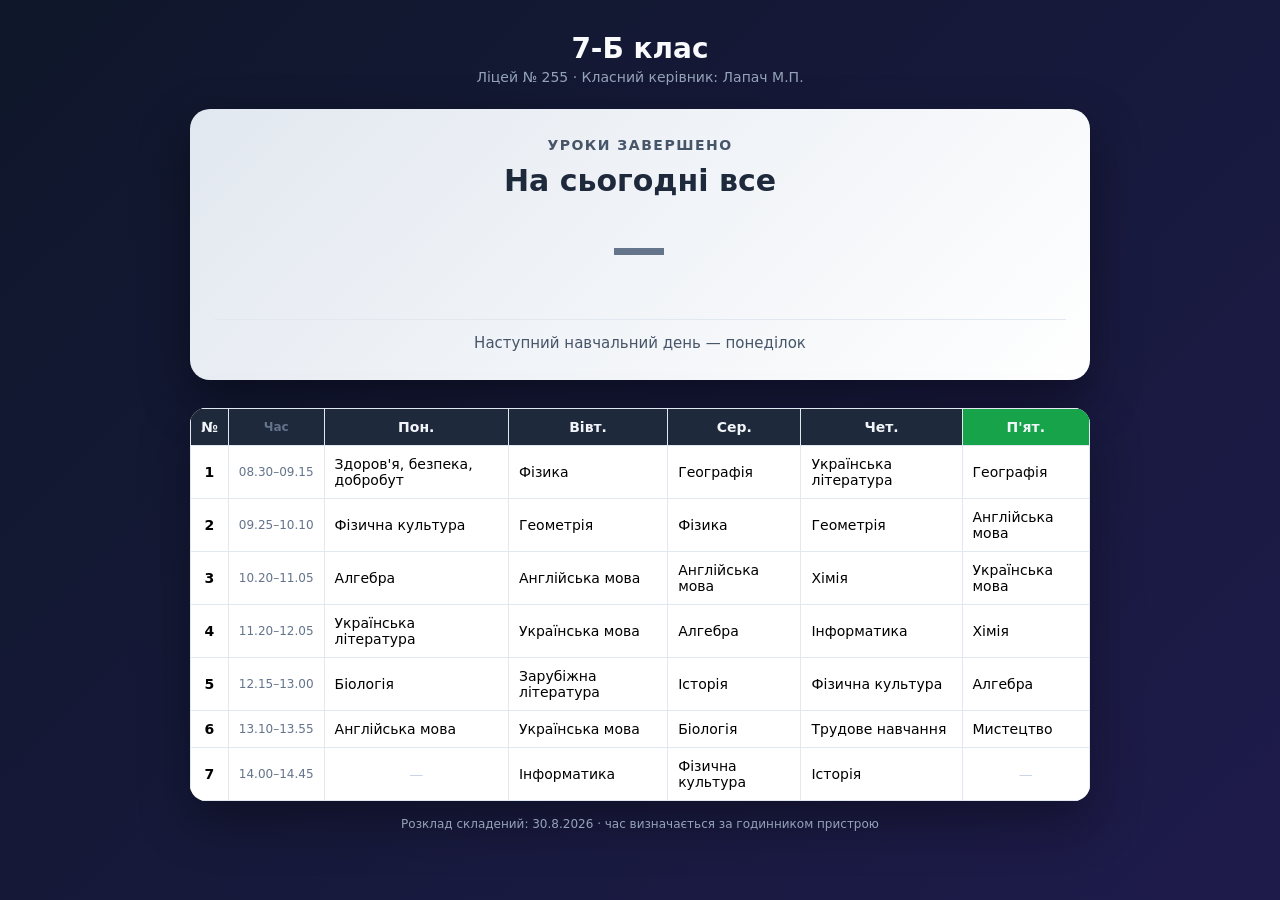
<file: index.html>
<!DOCTYPE html>
<html lang="uk">
<head>
<meta charset="UTF-8">
<title>Розклад 7Б — поточний урок</title>
<style>
  *{box-sizing:border-box;}
  body{
    font-family:'Segoe UI', system-ui, -apple-system, sans-serif;
    margin:0;
    padding:32px 16px;
    display:flex;
    justify-content:center;
    background:linear-gradient(135deg,#0f172a,#1e1b4b);
    min-height:100vh;
  }
  .wrap{max-width:900px;width:100%;}
  h1{
    text-align:center;
    margin:0 0 4px;
    font-size:28px;
    color:#f8fafc;
  }
  p.sub{
    text-align:center;
    margin:0 0 24px;
    color:#94a3b8;
    font-size:14px;
  }

  /* ---------- статус-карточка ---------- */
  .status-card{
    background:#fff;
    border-radius:20px;
    padding:28px 24px;
    text-align:center;
    box-shadow:0 20px 50px rgba(0,0,0,0.4);
    margin-bottom:28px;
  }
  .status-card.lesson{
    background:linear-gradient(135deg,#dcfce7,#ffffff);
  }
  .status-card.break{
    background:linear-gradient(135deg,#fef3c7,#ffffff);
  }
  .status-card.done, .status-card.weekend, .status-card.before{
    background:linear-gradient(135deg,#e2e8f0,#ffffff);
  }
  .state-label{
    font-size:14px;
    font-weight:700;
    text-transform:uppercase;
    letter-spacing:1.5px;
    margin-bottom:10px;
  }
  .state-label.lesson{color:#166534;}
  .state-label.break{color:#b45309;}
  .state-label.done, .state-label.weekend, .state-label.before{color:#475569;}

  .lesson-name{
    font-size:30px;
    font-weight:700;
    color:#1e293b;
    margin:0 0 14px;
    min-height:38px;
  }

  .timer{
    font-size:56px;
    font-weight:800;
    font-variant-numeric:tabular-nums;
    letter-spacing:2px;
    margin:0 0 6px;
  }
  .timer.lesson{color:#16a34a;}
  .timer.break{color:#d97706;}
  .timer.neutral{color:#64748b;}

  .timer-caption{
    font-size:13px;
    color:#64748b;
    margin-bottom:18px;
  }

  .next-info{
    font-size:15px;
    color:#475569;
    border-top:1px solid #e2e8f0;
    padding-top:14px;
  }
  .next-info b{color:#1e293b;}

  /* ---------- таблица ---------- */
  .card{
    background:#fff;
    border-radius:16px;
    overflow:hidden;
    box-shadow:0 20px 50px rgba(0,0,0,0.35);
  }
  table{
    width:100%;
    border-collapse:collapse;
    font-size:14px;
  }
  th, td{
    border:1px solid #e2e8f0;
    padding:10px 10px;
    text-align:left;
  }
  th{
    background:#1e293b;
    color:#f1f5f9;
    text-align:center;
    font-weight:600;
  }
  td:first-child, th:first-child{
    text-align:center;
    font-weight:700;
    width:36px;
  }
  td.time, th:nth-child(2){
    text-align:center;
    color:#64748b;
    font-size:12px;
    white-space:nowrap;
    width:85px;
  }
  .empty{text-align:center;color:#cbd5e1;}

  tr.current-row{background:#dcfce7;}
  tr.current-row td:first-child,
  tr.current-row td.time{
    background:#16a34a;
    color:#fff;
    font-weight:700;
  }
  td.current-cell{
    background:#22c55e !important;
    color:#fff;
    font-weight:700;
    border-left:4px solid #166534;
    border-right:4px solid #166534;
  }
  th.current-day{background:#16a34a;}

  tr.break-row{background:#fef3c7;}
  tr.break-row td:first-child,
  tr.break-row td.time{
    background:#d97706;
    color:#fff;
    font-weight:700;
  }
  td.next-cell{
    background:#f59e0b !important;
    color:#fff;
    font-weight:700;
  }

  .footer{
    text-align:center;
    color:#94a3b8;
    font-size:12px;
    margin-top:16px;
  }
</style>
</head>
<body>
<div class="wrap">
  <h1>7-Б клас</h1>
  <p class="sub">Ліцей № 255 · Класний керівник: Лапач М.П.</p>

  <div class="status-card" id="statusCard">
    <div class="state-label" id="stateLabel">—</div>
    <div class="lesson-name" id="lessonName">—</div>
    <div class="timer neutral" id="timer">--:--</div>
    <div class="timer-caption" id="timerCaption">&nbsp;</div>
    <div class="next-info" id="nextInfo">&nbsp;</div>
  </div>

  <div class="card">
    <table id="schedule">
      <tr>
        <th>№</th>
        <th>Час</th>
        <th data-day="1">Пон.</th>
        <th data-day="2">Вівт.</th>
        <th data-day="3">Сер.</th>
        <th data-day="4">Чет.</th>
        <th data-day="5">П'ят.</th>
      </tr>
      <tr data-start="08:30" data-end="09:15">
        <td>1</td>
        <td class="time">08.30–09.15</td>
        <td>Здоров'я, безпека, добробут</td>
        <td>Фізика</td>
        <td>Географія</td>
        <td>Українська література</td>
        <td>Географія</td>
      </tr>
      <tr data-start="09:25" data-end="10:10">
        <td>2</td>
        <td class="time">09.25–10.10</td>
        <td>Фізична культура</td>
        <td>Геометрія</td>
        <td>Фізика</td>
        <td>Геометрія</td>
        <td>Англійська мова</td>
      </tr>
      <tr data-start="10:20" data-end="11:05">
        <td>3</td>
        <td class="time">10.20–11.05</td>
        <td>Алгебра</td>
        <td>Англійська мова</td>
        <td>Англійська мова</td>
        <td>Хімія</td>
        <td>Українська мова</td>
      </tr>
      <tr data-start="11:20" data-end="12:05">
        <td>4</td>
        <td class="time">11.20–12.05</td>
        <td>Українська література</td>
        <td>Українська мова</td>
        <td>Алгебра</td>
        <td>Інформатика</td>
        <td>Хімія</td>
      </tr>
      <tr data-start="12:15" data-end="13:00">
        <td>5</td>
        <td class="time">12.15–13.00</td>
        <td>Біологія</td>
        <td>Зарубіжна література</td>
        <td>Історія</td>
        <td>Фізична культура</td>
        <td>Алгебра</td>
      </tr>
      <tr data-start="13:10" data-end="13:55">
        <td>6</td>
        <td class="time">13.10–13.55</td>
        <td>Англійська мова</td>
        <td>Українська мова</td>
        <td>Біологія</td>
        <td>Трудове навчання</td>
        <td>Мистецтво</td>
      </tr>
      <tr data-start="14:00" data-end="14:45">
        <td>7</td>
        <td class="time">14.00–14.45</td>
        <td class="empty">—</td>
        <td>Інформатика</td>
        <td>Фізична культура</td>
        <td>Історія</td>
        <td class="empty">—</td>
      </tr>
    </table>
  </div>

  <div class="footer">Розклад складений: 30.8.2026 · час визначається за годинником пристрою</div>
</div>

<script>
function toMinutes(hhmm){
  const [h,m] = hhmm.split(':').map(Number);
  return h*60+m;
}
function fmt(mins){
  const h = Math.floor(mins/60);
  const m = mins%60;
  return (h>0 ? h+' год ' : '') + m + ' хв';
}
function fmtClock(totalSeconds){
  const m = Math.floor(totalSeconds/60);
  const s = totalSeconds%60;
  return String(m).padStart(2,'0') + ':' + String(s).padStart(2,'0');
}

function update(){
  const now = new Date();
  const jsDay = now.getDay(); // 0=вс..6=сб
  const nowSeconds = now.getHours()*3600 + now.getMinutes()*60 + now.getSeconds();
  const nowMinutes = Math.floor(nowSeconds/60);

  const rows = Array.from(document.querySelectorAll('#schedule tr[data-start]'));
  const headers = document.querySelectorAll('#schedule th[data-day]');

  headers.forEach(th => th.classList.remove('current-day'));
  rows.forEach(tr => {
    tr.classList.remove('current-row','break-row');
    tr.querySelectorAll('td').forEach(td => td.classList.remove('current-cell','next-cell'));
  });

  const card = document.getElementById('statusCard');
  const stateLabel = document.getElementById('stateLabel');
  const lessonName = document.getElementById('lessonName');
  const timer = document.getElementById('timer');
  const timerCaption = document.getElementById('timerCaption');
  const nextInfo = document.getElementById('nextInfo');

  card.className = 'status-card';
  timer.className = 'timer';

  function lessonAt(rowIndex, dayIndex){
    if(rowIndex < 0 || rowIndex >= rows.length) return null;
    const cell = rows[rowIndex].children[dayIndex+1];
    return cell ? cell.textContent.trim() : null;
  }

  if(jsDay < 1 || jsDay > 5){
    card.classList.add('weekend');
    stateLabel.className = 'state-label weekend';
    stateLabel.textContent = 'Вихідний';
    lessonName.textContent = 'Уроків немає';
    timer.classList.add('neutral');
    timer.textContent = '—';
    timerCaption.innerHTML = '&nbsp;';
    nextInfo.innerHTML = 'Наступний навчальний день — понеділок';
    return;
  }

  headers[jsDay-1] && headers[jsDay-1].classList.add('current-day');

  let matchedIdx = -1;
  let nextIdx = -1;
  rows.forEach((tr, i) => {
    const start = toMinutes(tr.dataset.start);
    const end = toMinutes(tr.dataset.end);
    if(nowMinutes >= start && nowMinutes < end) matchedIdx = i;
    if(nowMinutes < start && nextIdx === -1) nextIdx = i;
  });

  if(matchedIdx !== -1){
    // идёт урок
    const tr = rows[matchedIdx];
    tr.classList.add('current-row');
    const dayCell = tr.children[jsDay+1];
    dayCell && dayCell.classList.add('current-cell');

    const endSeconds = toMinutes(tr.dataset.end)*60;
    const remaining = endSeconds - nowSeconds;

    card.classList.add('lesson');
    stateLabel.className = 'state-label lesson';
    stateLabel.textContent = 'Триває урок';
    lessonName.textContent = dayCell ? dayCell.textContent.trim() : '—';
    timer.classList.add('lesson');
    timer.textContent = fmtClock(remaining);
    timerCaption.textContent = 'до кінця уроку';

    // что дальше — перерыв или следующий урок
    const nextTr = rows[matchedIdx+1];
    if(nextTr){
      const gapMin = toMinutes(nextTr.dataset.start) - toMinutes(tr.dataset.end);
      const nextName = lessonAt(matchedIdx+1, jsDay);
      nextTr.classList.add('break-row');
      const nextCell = nextTr.children[jsDay+1];
      nextCell && nextCell.classList.add('next-cell');
      nextInfo.innerHTML = 'Далі: перерва ' + gapMin + ' хв' + (nextName && nextName !== '—' ? ', потім <b>' + nextName + '</b>' : '');
    } else {
      nextInfo.innerHTML = 'Це останній урок на сьогодні';
    }

  } else if(nextIdx !== -1){
    // перерыв или ещё не начались уроки
    const tr = rows[nextIdx];
    const startSeconds = toMinutes(tr.dataset.start)*60;
    const remaining = startSeconds - nowSeconds;
    const dayCell = tr.children[jsDay+1];
    const nextName = dayCell ? dayCell.textContent.trim() : '—';

    tr.classList.add('break-row');
    dayCell && dayCell.classList.add('next-cell');

    const isBeforeFirst = nextIdx === 0 && (toMinutes('08:30') - nowMinutes) === (toMinutes(tr.dataset.start) - nowMinutes) && nowMinutes < toMinutes(rows[0].dataset.start) && matchedIdx === -1 && nextIdx === 0 && nowMinutes < toMinutes('08:30');

    card.classList.add('break');
    stateLabel.className = 'state-label break';
    stateLabel.textContent = nextIdx === 0 ? 'До початку занять' : 'Перерва';
    lessonName.textContent = (nextName && nextName !== '—') ? nextName : 'наступний урок';
    timer.classList.add('break');
    timer.textContent = fmtClock(remaining);
    timerCaption.textContent = nextIdx === 0 ? 'до 1-го уроку' : 'до наступного уроку';
    nextInfo.innerHTML = 'Далі: <b>' + ((nextName && nextName !== '—') ? nextName : '—') + '</b> о ' + tr.dataset.start;

  } else {
    // уроки закончились
    card.classList.add('done');
    stateLabel.className = 'state-label done';
    stateLabel.textContent = 'Уроки завершено';
    lessonName.textContent = 'На сьогодні все';
    timer.classList.add('neutral');
    timer.textContent = '—';
    timerCaption.innerHTML = '&nbsp;';
    nextInfo.innerHTML = 'Наступний навчальний день — ' + (jsDay === 5 ? 'понеділок' : 'завтра');
  }
}

update();
setInterval(update, 1000);
</script>
</body>
</html>
</file>
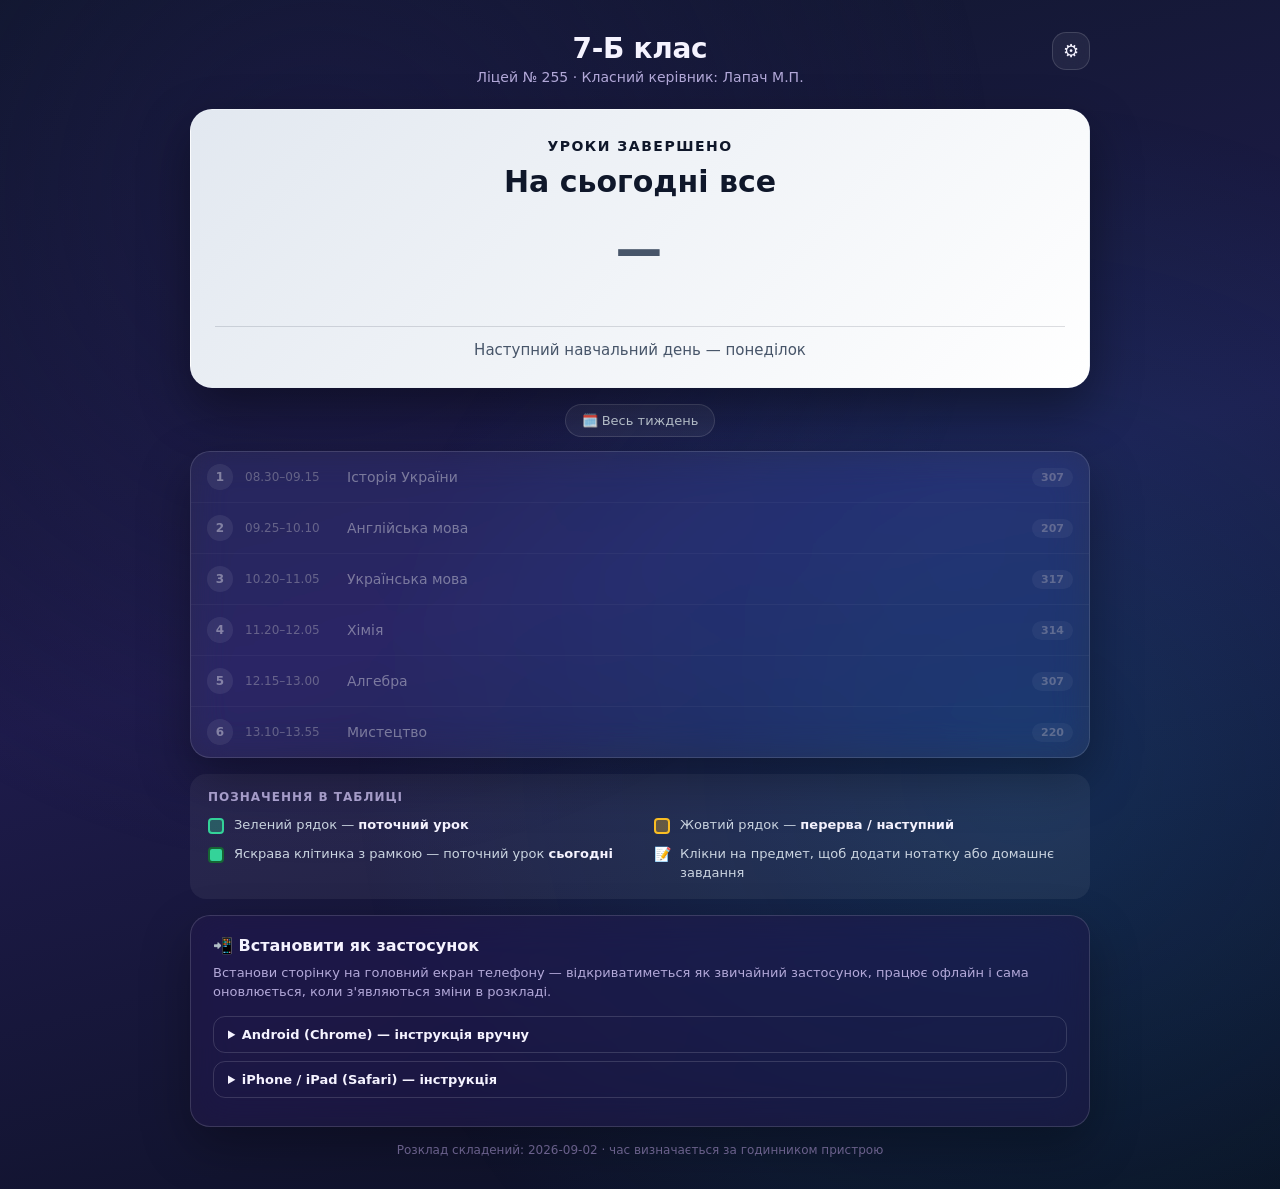
<file: docs/index.html>
<!DOCTYPE html>
<html lang="uk">
<head>
<meta charset="UTF-8">
<meta name="viewport" content="width=device-width, initial-scale=1">
<title>Розклад — поточний урок</title>
<link rel="manifest" href="manifest.json">
<link rel="icon" href="icon-192.png">
<link rel="apple-touch-icon" href="apple-touch-icon.png">
<meta name="theme-color" content="#16a34a" id="themeColorMeta">
<style>
  *{box-sizing:border-box;}

  /* ---------- тема (світла/темна) — glass violet/pink ---------- */
  :root{
    --body-grad-1:#1b1130;
    --body-grad-2:#241a4d;
    --body-grad-3:#150e28;
    --h1-color:#f5f3ff;
    --sub-color:#b3a9d9;
    --legend-bg:rgba(255,255,255,0.06);
    --legend-text:#cbd5e1;
    --footer-color:#7a6fa0;
    --panel-bg:rgba(36,26,72,0.55);
    --panel-text:#f5f3ff;
    --panel-border:rgba(255,255,255,0.14);
    --card-bg:rgba(255,255,255,0.06);
    --card-border:rgba(255,255,255,0.13);
    --input-bg:rgba(255,255,255,0.08);
    --accent:#7c6cf5;
    --accent-2:#4f46e5;
    --glow-1:rgba(124,108,245,0.20);
    --glow-2:rgba(139,92,246,0.16);
    --head-bg:rgba(124,108,245,0.16);
    --today-bg:rgba(124,108,245,0.30);
    --table-border:rgba(255,255,255,0.09);
    --table-text:#e2ddf5;
    --table-head-text:#e9e4ff;
    /* Колір тексту в підсвічених клітинках таблиці (зелена/жовта заливка
       напівпрозора, тож поверх темного тла потрібен світлий текст, а поверх
       світлого — темний; інакше літери зникають). */
    --hl-text:#ffffff;
    /* Кольори станів у статус-картці. Теж залежать від теми: світлі м'ятний
       і бурштиновий гарно світяться на темній картці, але на світлій зникають
       (заміряно 1.2:1). Для світлої теми потрібні насичені темні відтінки. */
    --st-lesson:#6ee7b7;
    --st-break:#fbbf24;
    --st-break-label:#fde047;
    --st-holiday:#c7d2fe;
  }
  @media (prefers-color-scheme: light){
    :root:not([data-theme]){
      --body-grad-1:#f3e8ff;
      --body-grad-2:#eef1ff;
      --body-grad-3:#ffffff;
      --h1-color:#241a4d;
      --sub-color:#6d5b9e;
      --legend-bg:rgba(36,26,72,0.05);
      --legend-text:#4b3f73;
      --footer-color:#8f84b8;
      --panel-bg:rgba(255,255,255,0.65);
      --panel-text:#241a4d;
      --panel-border:rgba(36,26,72,0.12);
      --card-bg:rgba(255,255,255,0.55);
      --card-border:rgba(36,26,72,0.1);
      --input-bg:rgba(36,26,72,0.06);
      --table-border:rgba(36,26,72,0.08);
      --table-text:#2f2456;
      --table-head-text:#241a4d;
      --hl-text:#2a1e06;
      --st-lesson:#065f46;
      --st-break:#8a5206;
      --st-break-label:#8a5206;
      --st-holiday:#4338ca;
      --accent:#6d5ae0;
      --accent-2:#4f46e5;
      --glow-1:rgba(124,108,245,0.18);
      --glow-2:rgba(167,139,250,0.16);
      --head-bg:rgba(109,90,224,0.14);
      --today-bg:rgba(109,90,224,0.24);
    }
  }
  html[data-theme="light"]{
    --body-grad-1:#f3e8ff;
    --body-grad-2:#eef1ff;
    --body-grad-3:#ffffff;
    --h1-color:#241a4d;
    --sub-color:#6d5b9e;
    --legend-bg:rgba(36,26,72,0.05);
    --legend-text:#4b3f73;
    --footer-color:#8f84b8;
    --panel-bg:rgba(255,255,255,0.65);
    --panel-text:#241a4d;
    --panel-border:rgba(36,26,72,0.12);
    --card-bg:rgba(255,255,255,0.55);
    --card-border:rgba(36,26,72,0.1);
    --input-bg:rgba(36,26,72,0.06);
    --table-border:rgba(36,26,72,0.08);
    --table-text:#2f2456;
    --table-head-text:#241a4d;
    --hl-text:#2a1e06;
    --st-lesson:#065f46;
    --st-break:#8a5206;
    --st-break-label:#8a5206;
    --st-holiday:#4338ca;
    --accent:#6d5ae0;
    --accent-2:#4f46e5;
    --glow-1:rgba(124,108,245,0.18);
    --glow-2:rgba(167,139,250,0.16);
    --head-bg:rgba(109,90,224,0.14);
    --today-bg:rgba(109,90,224,0.24);
  }
  html[data-theme="dark"]{
    --body-grad-1:#1b1130;
    --body-grad-2:#241a4d;
    --body-grad-3:#150e28;
    --h1-color:#f5f3ff;
    --sub-color:#b3a9d9;
    --legend-bg:rgba(255,255,255,0.06);
    --legend-text:#cbd5e1;
    --footer-color:#7a6fa0;
    --panel-bg:rgba(36,26,72,0.55);
    --panel-text:#f5f3ff;
    --panel-border:rgba(255,255,255,0.14);
    --card-bg:rgba(255,255,255,0.06);
    --card-border:rgba(255,255,255,0.13);
    --input-bg:rgba(255,255,255,0.08);
    --table-border:rgba(255,255,255,0.09);
    --table-text:#e2ddf5;
    --table-head-text:#e9e4ff;
    --hl-text:#ffffff;
    /* Кольори станів у статус-картці. Теж залежать від теми: світлі м'ятний
       і бурштиновий гарно світяться на темній картці, але на світлій зникають
       (заміряно 1.2:1). Для світлої теми потрібні насичені темні відтінки. */
    --st-lesson:#6ee7b7;
    --st-break:#fbbf24;
    --st-break-label:#fde047;
    --st-holiday:#c7d2fe;
    --accent:#7c6cf5;
    --accent-2:#4f46e5;
    --glow-1:rgba(124,108,245,0.20);
    --glow-2:rgba(139,92,246,0.16);
    --head-bg:rgba(124,108,245,0.16);
    --today-bg:rgba(124,108,245,0.30);
  }

  /* ==================== ДРУК ====================
     На папері немає ні теми, ні палітри — тільки чорне на білому. Кольорові
     заливки тут шкідливі: на чорно-білому принтері зелена й жовта підкладки
     стають однаково сірими, і "поточний урок" не відрізнити від "наступного".
     Тому підсвічування передаємо формою: рамка + жирний шрифт + підпис. */
  @media print{

    /* Фон, переливи й тіні на папері не потрібні. */
    body::before, body::after{ display:none !important; }
    body{
      background:#fff !important;
      color:#000 !important;
      padding:0 !important;
      display:block !important;
    }
    .wrap{ max-width:100% !important; width:100% !important; margin:0 !important; }
    .table-scroll{ max-width:100% !important; width:100% !important; }

    /* Лишаємо тільки заголовок і таблицю. */
    .settings-panel, .gear-btn, .status-card, .view-toggle, #todayView,
    .legend, .install-card, .alerts-offline, .map-modal, .footer{
      display:none !important;
    }

    /* Скидаємо все, що могла додати палітра (у "прапорі" в h1 є золота риска
       й inline-block) — на папері вигляд має бути однаковий, хай яке
       оформлення обрано на екрані. */
    .top-row, .top-row > div{ display:block !important; text-align:center !important; }
    h1, p.sub{
      color:#000 !important;
      text-align:center !important;
      border:none !important;
      padding:0 !important;
      margin:0 0 4px !important;
      display:block !important;
    }
    h1{ font-size:20pt !important; }
    p.sub{ font-size:10pt !important; margin-bottom:10px !important; }

    .card{
      background:none !important;
      border:none !important;
      box-shadow:none !important;
      padding:0 !important;
      backdrop-filter:none !important;
    }
    .table-scroll{ overflow:visible !important; }

    /* Орієнтацію НЕ нав'язуємо — тільки поля.
       Раніше тут стояло `size:A4 landscape`. Це виявилось джерелом обрізаного
       правого краю: браузер рахує ширину розмітки за оголошеним розміром
       сторінки, а друкує на тому аркуші, який обрано в діалозі. Щойно вони
       розходяться (людина лишає книжкову, або принтер підставляє свій формат) —
       широка розмітка не влазить у вузький аркуш, край зрізає, а решта
       переповзає другим аркушем.
       Тепер таблиця просто займає 100% тієї смуги друку, яка є, і однаково
       вміщається і в книжковій, і в альбомній. */
    @page{ margin:10mm; }
    table#schedule{
      width:100% !important;
      /* min-width:600px з екранних стилів на папері зайвий: у книжковій
         орієнтації він ширший за смугу друку, і таблиця вилазила за край,
         а принтер додавав другий аркуш з обрізком. */
      min-width:0 !important;
      max-width:100% !important;
      border-collapse:collapse !important;
      border-radius:0 !important;
      overflow:visible !important;
      font-size:10pt !important;
      color:#000 !important;
      table-layout:fixed !important;
      page-break-inside:avoid !important;
      break-inside:avoid !important;
    }
    #schedule tr, #schedule thead{
      page-break-inside:avoid !important;
      break-inside:avoid !important;
    }
    /* Заокруглення на папері ні до чого — кути мають бути прямі. */
    #schedule, #schedule th, #schedule td, #schedule tr:first-child th,
    #schedule tr:last-child td, .card, .table-scroll{
      border-radius:0 !important;
    }
    #schedule th, #schedule td{
      border:1px solid #000 !important;
      padding:5px 6px !important;
      background:none !important;
      color:#000 !important;
      box-shadow:none !important;
    }
    #schedule thead th{
      background:#e8e8e8 !important;
      font-weight:700 !important;
      border-bottom:2px solid #000 !important;
      -webkit-print-color-adjust:exact;
      print-color-adjust:exact;
    }
    /* Кабінет на папері — просто підпис у нижньому кутку комірки, без рамки.
       На екрані назва предмета й кабінет стоять в один рядок (flex), але у
       вузькій друкованій колонці вони налазили один на одного: назва
       переносилась, а чип із номером не стискався. Тому на друк розкладаємо
       їх у два рядки. */
    #schedule .lesson-cell{
      display:block !important;
    }
    #schedule .room{
      display:block !important;
      background:none !important;
      color:#444 !important;
      border:none !important;
      border-radius:0 !important;
      padding:0 !important;
      margin:1px 0 0 !important;
      font-size:7.5pt !important;
      font-weight:400 !important;
      line-height:1.1 !important;
      text-align:right !important;
    }
    /* Довгі назви предметів мають переноситись, а не розпирати колонку. */
    #schedule th, #schedule td{
      overflow-wrap:anywhere !important;
      word-break:normal !important;
    }
    /* Вузькі службові колонки — решту ширини віддаємо дням. */
    #schedule td:first-child, #schedule th:first-child{ width:7mm !important; }
    #schedule .time{ width:20mm !important; font-size:8.5pt !important; white-space:nowrap !important; }

    /* Кольорові стани → форма, а не колір. */
    tr.current-row, tr.break-row{ background:none !important; }
    td.past-cell{ opacity:1 !important; filter:none !important; color:#555 !important; }
    td.current-cell{
      border:3px solid #000 !important;
      font-weight:700 !important;
    }
    td.current-cell::after{ content:' ← зараз'; font-size:8pt; font-weight:400; }
    td.next-cell{
      border:3px dashed #000 !important;
      font-weight:700 !important;
    }
    td.next-cell::after{ content:' ← далі'; font-size:8pt; font-weight:400; }
    th.current-day{
      background:#c9c9c9 !important;
      -webkit-print-color-adjust:exact;
      print-color-adjust:exact;
    }
    /* Кольори предметів на папері тільки заважають. */
    table.subject-colors-on td.subject-tinted{
      background:none !important;
      border-left:1px solid #000 !important;
    }
    /* Крапка-індикатор нотатки друком не передається. */
    .has-note::after{ display:none !important; }
  }

  /* ==================== ПАЛІТРИ ====================
     Тема (світла/темна) задає нейтральне: текст, картки, межі.
     Палітра задає лише кольорові змінні — фон, акцент, підкладки таблиці.
     Тому кожну палітру треба описати двічі: поверх темного тла потрібні
     глибокі відтінки, поверх світлого — бліді, інакше або фон вигорає,
     або текст втрачає контраст.

     Порядок селекторів навмисний:
       :root[data-palette=…]                      → темна (типова)
       :root[data-palette=…]:not([data-theme])    → системна світла
       html[data-theme=light][data-palette=…]     → світла вручну
       html[data-theme=dark][data-palette=…]      → темна вручну
     Специфічність зростає саме в цьому порядку, тож ручний вибір теми
     завжди перемагає системний. Блоки стоять НИЖЧЕ тем — інакше тема
     перетирала б палітру.
     Палітра "violet" — типова, її значення вже лежать у блоках тем вище. */

  /* ---------- класична (кольори першої версії, гілка Universal-2) ----------
     Головна відмінність: уся плашка таймера виразно міняє колір під стан —
     зелена під урок, бурштинова під перерву. Саме це й просили повернути.
     Скляний ефект (розмиття, межа, тінь) лишається спільним для всіх палітр. */
  :root[data-palette="classic"],
  html[data-theme="dark"][data-palette="classic"]{
    --body-grad-1:#0f172a;
    --body-grad-2:#1e1b4b;
    --body-grad-3:#0b1020;
    --accent:#22c55e;
    --accent-2:#0ea5e9;
    --glow-1:rgba(30,27,75,0.55);
    --glow-2:rgba(14,165,233,0.16);
    --head-bg:rgba(30,41,59,0.85);
    --today-bg:rgba(22,163,74,0.55);
    /* Плашка світла в ОБИДВОХ темах — саме так було в першій версії: світла
       картка на темному тлі. Якщо натомість підмішувати колір у темне тло
       картки, виходить темно-зелене на темному, і напис стану на ньому тоне
       (перевірено).
       Заливки СУЦІЛЬНІ, без прозорості: з альфою 0.96 темне тло просвічувало
       і глушило колір — заміряно (243,234,196) замість (254,243,199), жовтий
       ставав брудно-бежевим. Скляний ефект лишається в решті палітр. */
    --card-lesson:linear-gradient(135deg, #dcfce7, #ffffff);
    --card-break:linear-gradient(135deg, #fde68a, #fffdf2);
    --card-idle:linear-gradient(135deg, #e2e8f0, #ffffff);
    --card-holiday:linear-gradient(135deg, #e0e7ff, #ffffff);
  }
  @media (prefers-color-scheme: light){
    :root[data-palette="classic"]:not([data-theme]){
      --body-grad-1:#e0f2fe;
      --body-grad-2:#f8fafc;
      --body-grad-3:#ffffff;
      --accent:#15803d;
      --accent-2:#0369a1;
      --glow-1:rgba(14,165,233,0.20);
      --glow-2:rgba(30,27,75,0.10);
      --head-bg:rgba(30,41,59,0.88);
      --today-bg:rgba(22,163,74,0.85);
      --card-lesson:linear-gradient(135deg, #dcfce7, #ffffff);
      --card-break:linear-gradient(135deg, #fde68a, #fffdf2);
      --card-idle:linear-gradient(135deg, #e2e8f0, #ffffff);
      --card-holiday:linear-gradient(135deg, #e0e7ff, #ffffff);
    }
  }
  html[data-theme="light"][data-palette="classic"]{
    --body-grad-1:#e0f2fe;
    --body-grad-2:#f8fafc;
    --body-grad-3:#ffffff;
    --accent:#15803d;
    --accent-2:#0369a1;
    --glow-1:rgba(14,165,233,0.20);
    --glow-2:rgba(30,27,75,0.10);
    --head-bg:rgba(30,41,59,0.88);
    --today-bg:rgba(22,163,74,0.85);
    --card-lesson:linear-gradient(135deg, #dcfce7, #ffffff);
    --card-break:linear-gradient(135deg, #fde68a, #fffdf2);
    --card-idle:linear-gradient(135deg, #e2e8f0, #ffffff);
    --card-holiday:linear-gradient(135deg, #e0e7ff, #ffffff);
  }
  /* Плашка в цій палітрі світла в обох темах, тому текст на ній завжди темний —
     інакше в темній темі білі літери лягли б на світло-зелене тло.
     :not(.alert-on):not(.silence) обов'язкове. Ці селектори специфічніші за
     правила тривоги й хвилини мовчання, і без застереження темно-зелений текст
     лягав би на червону картку тривоги — заміряно 2.95:1, тобто таймер тонув. */
  html[data-palette="classic"] .status-card:not(.alert-on):not(.silence).lesson .state-label,
  html[data-palette="classic"] .status-card:not(.alert-on):not(.silence).break .state-label,
  html[data-palette="classic"] .status-card:not(.alert-on):not(.silence).done .state-label,
  html[data-palette="classic"] .status-card:not(.alert-on):not(.silence).weekend .state-label,
  html[data-palette="classic"] .status-card:not(.alert-on):not(.silence).before .state-label,
  html[data-palette="classic"] .status-card:not(.alert-on):not(.silence).holiday .state-label{ color:#0f172a; }
  html[data-palette="classic"] .status-card:not(.alert-on):not(.silence).lesson .state-label{ color:#166534; }
  html[data-palette="classic"] .status-card:not(.alert-on):not(.silence).break .state-label{ color:#854d0e; }
  html[data-palette="classic"] .status-card:not(.alert-on):not(.silence).holiday .state-label{ color:#3730a3; }
  html[data-palette="classic"] .status-card:not(.alert-on):not(.silence).lesson .timer{ color:#14532d; }
  html[data-palette="classic"] .status-card:not(.alert-on):not(.silence).break .timer{ color:#713f12; }
  html[data-palette="classic"] .status-card:not(.alert-on):not(.silence).lesson .lesson-name,
  html[data-palette="classic"] .status-card:not(.alert-on):not(.silence).break .lesson-name,
  html[data-palette="classic"] .status-card:not(.alert-on):not(.silence).done .lesson-name,
  html[data-palette="classic"] .status-card:not(.alert-on):not(.silence).weekend .lesson-name,
  html[data-palette="classic"] .status-card:not(.alert-on):not(.silence).before .lesson-name,
  html[data-palette="classic"] .status-card:not(.alert-on):not(.silence).holiday .lesson-name{ color:#0f172a; }
  html[data-palette="classic"] .status-card:not(.alert-on):not(.silence) .timer.neutral,
  html[data-palette="classic"] .status-card:not(.alert-on):not(.silence) .timer-caption,
  html[data-palette="classic"] .status-card:not(.alert-on):not(.silence) .next-info{ color:#475569; }
  html[data-palette="classic"] .status-card:not(.alert-on):not(.silence) .next-info{ border-top-color:rgba(15,23,42,0.14); }
  html[data-palette="classic"] .status-card:not(.alert-on):not(.silence) .next-info b{ color:#0f172a; }
  html[data-palette="classic"] thead th{ color:#f1f5f9; }

  /* ---------- рожева (перший варіант glass-дизайну) ---------- */
  :root[data-palette="rose"],
  html[data-theme="dark"][data-palette="rose"]{
    --body-grad-1:#1b1130;
    --body-grad-2:#241a4d;
    --body-grad-3:#150e28;
    --accent:#ec4899;
    --accent-2:#a21caf;
    --glow-1:rgba(236,72,153,0.18);
    --glow-2:rgba(162,28,175,0.16);
    --head-bg:rgba(236,72,153,0.16);
    --today-bg:rgba(236,72,153,0.32);
  }
  @media (prefers-color-scheme: light){
    :root[data-palette="rose"]:not([data-theme]){
      --body-grad-1:#f3e8ff;
      --body-grad-2:#eef1ff;
      --body-grad-3:#ffffff;
      --accent:#be185d;
      --accent-2:#a21caf;
      --glow-1:rgba(236,72,153,0.16);
      --glow-2:rgba(192,132,252,0.16);
      --head-bg:rgba(190,24,93,0.12);
      --today-bg:rgba(190,24,93,0.22);
    }
  }
  html[data-theme="light"][data-palette="rose"]{
    --body-grad-1:#f3e8ff;
    --body-grad-2:#eef1ff;
    --body-grad-3:#ffffff;
    --accent:#be185d;
    --accent-2:#a21caf;
    --glow-1:rgba(236,72,153,0.16);
    --glow-2:rgba(192,132,252,0.16);
    --head-bg:rgba(190,24,93,0.12);
    --today-bg:rgba(190,24,93,0.22);
  }

  /* ---------- синя ---------- */
  :root[data-palette="blue"],
  html[data-theme="dark"][data-palette="blue"]{
    --body-grad-1:#0b1730;
    --body-grad-2:#12224a;
    --body-grad-3:#081020;
    --accent:#38bdf8;
    --accent-2:#2563eb;
    --glow-1:rgba(56,189,248,0.16);
    --glow-2:rgba(37,99,235,0.20);
    --head-bg:rgba(56,189,248,0.14);
    --today-bg:rgba(56,189,248,0.28);
  }
  @media (prefers-color-scheme: light){
    :root[data-palette="blue"]:not([data-theme]){
      --body-grad-1:#e8f2ff;
      --body-grad-2:#eef4ff;
      --body-grad-3:#ffffff;
      --accent:#0284c7;
      --accent-2:#2563eb;
      --glow-1:rgba(56,189,248,0.20);
      --glow-2:rgba(37,99,235,0.14);
      --head-bg:rgba(2,132,199,0.13);
      --today-bg:rgba(2,132,199,0.22);
    }
  }
  html[data-theme="light"][data-palette="blue"]{
    --body-grad-1:#e8f2ff;
    --body-grad-2:#eef4ff;
    --body-grad-3:#ffffff;
    --accent:#0284c7;
    --accent-2:#2563eb;
    --glow-1:rgba(56,189,248,0.20);
    --glow-2:rgba(37,99,235,0.14);
    --head-bg:rgba(2,132,199,0.13);
    --today-bg:rgba(2,132,199,0.22);
  }

  /* ---------- синьо-золота (кольори прапора, приглушено) ----------
     Золото лишається тільки в акцентах: посилання, перемикачі, кнопка
     встановлення. Підкладку "сьогодні" навмисно роблю СИНЬОЮ, а не золотою:
     жовтий у цій таблиці вже означає "наступний урок / перерва", і золотий
     заголовок дня зливався б із цим значенням. */
  :root[data-palette="flag"],
  html[data-theme="dark"][data-palette="flag"]{
    /* Сам фон читається як прапор: угорі синє небо, донизу тепле золото.
       Не яскраво — це тло під текстом, а не банер. */
    --body-grad-1:#0a1a3d;
    --body-grad-2:#123061;
    --body-grad-3:#3a2f12;
    --accent:#e6b143;
    --accent-2:#2b6cb0;
    --glow-1:rgba(43,108,176,0.30);
    --glow-2:rgba(230,177,67,0.22);
    --head-bg:rgba(43,108,176,0.28);
    --today-bg:rgba(43,108,176,0.40);
    --flag-rule:rgba(230,177,67,0.85);
  }
  @media (prefers-color-scheme: light){
    :root[data-palette="flag"]:not([data-theme]){
      --body-grad-1:#dbe8ff;
      --body-grad-2:#eef3ff;
      --body-grad-3:#fdf3d4;
      --accent:#a06d0c;
      --accent-2:#1d4f8f;
      --glow-1:rgba(43,108,176,0.22);
      --glow-2:rgba(230,177,67,0.28);
      --head-bg:rgba(29,79,143,0.18);
      --today-bg:rgba(29,79,143,0.30);
      --flag-rule:rgba(190,140,20,0.9);
    }
  }
  html[data-theme="light"][data-palette="flag"]{
    --body-grad-1:#dbe8ff;
    --body-grad-2:#eef3ff;
    --body-grad-3:#fdf3d4;
    --accent:#a06d0c;
    --accent-2:#1d4f8f;
    --glow-1:rgba(43,108,176,0.22);
    --glow-2:rgba(230,177,67,0.28);
    --head-bg:rgba(29,79,143,0.18);
    --today-bg:rgba(29,79,143,0.30);
    --flag-rule:rgba(190,140,20,0.9);
  }

  /* Золота риска — синє над нею, золоте під нею. Живе лише в палітрі "прапор",
     бо в інших палітрах вона не має сенсу (--flag-rule там не визначена, і
     border-color просто успадкує звичайний колір межі). */
  html[data-palette="flag"] thead th{
    border-bottom:3px solid var(--flag-rule);
  }
  html[data-palette="flag"] h1{
    padding-bottom:8px;
    border-bottom:3px solid var(--flag-rule);
    display:inline-block;
  }
  html[data-palette="flag"] .top-row > div{
    text-align:center;
  }

  /* ==================== ПЕРЕЛИВ НА ФОНІ ====================
     Дві кольорові плями повільно пливуть і міняють яскравість — фон "дихає".
     Обидві лежать у псевдоелементах body з z-index:-1: так вони малюються
     НАД власним фоном body, але ПІД усім вмістом, і не перехоплюють кліки.
     Анімуються тільки transform і opacity — це композит на GPU, без
     перемальовування сторінки. Ніякого filter:blur — м'якість дає сам
     радіальний градієнт, а blur такого розміру відчутно гальмує телефон. */
  body::before,
  body::after{
    content:'';
    position:fixed;
    z-index:-1;
    pointer-events:none;
    width:120vmax;
    height:120vmax;
    border-radius:50%;
    will-change:transform, opacity;
  }
  body::before{
    top:-45vmax; left:-35vmax;
    background:radial-gradient(circle, var(--glow-1), transparent 62%);
    animation:bgDrift1 34s ease-in-out infinite;
  }
  body::after{
    bottom:-50vmax; right:-40vmax;
    background:radial-gradient(circle, var(--glow-2), transparent 62%);
    animation:bgDrift2 46s ease-in-out infinite;
  }
  @keyframes bgDrift1{
    0%,100%{ transform:translate3d(0,0,0) scale(1);        opacity:.65; }
    50%    { transform:translate3d(6vmax,4vmax,0) scale(1.12); opacity:1; }
  }
  @keyframes bgDrift2{
    0%,100%{ transform:translate3d(0,0,0) scale(1.08);     opacity:1; }
    50%    { transform:translate3d(-5vmax,-6vmax,0) scale(1); opacity:.6; }
  }
  @media (prefers-reduced-motion: reduce){
    body::before, body::after{ animation:none; opacity:.8; }
  }

  body{
    /* Тільки системні шрифти — нічого не завантажується.
       system-ui бере рідний шрифт платформи: SF Pro на iPhone/Mac,
       Segoe UI Variable на Windows, Roboto на Android. Усі вони мають
       кирилицю, тож український текст виглядає природно скрізь, сторінка
       відкривається миттєво й однаково працює без інтернету. */
    font-family:system-ui, -apple-system, 'Segoe UI', Roboto, 'Helvetica Neue', Arial, sans-serif;
    margin:0;
    padding:32px 16px;
    display:flex;
    justify-content:center;
    background:linear-gradient(165deg,var(--body-grad-1) 0%,var(--body-grad-2) 48%,var(--body-grad-3) 100%);
    min-height:100vh;
  }
  .wrap{max-width:900px;width:100%;}

  .top-row{
    display:flex;
    align-items:flex-start;
    justify-content:center;
    gap:8px;
    position:relative;
  }
  h1{
    text-align:center;
    margin:0 0 4px;
    font-size:28px;
    font-weight:700;
    letter-spacing:-0.3px;
    color:var(--h1-color);
  }
  p.sub{
    text-align:center;
    margin:0 0 24px;
    color:var(--sub-color);
    font-size:14px;
  }
  .gear-btn{
    position:absolute;
    right:0;
    top:0;
    background:var(--legend-bg);
    border:1px solid var(--panel-border);
    backdrop-filter:blur(14px);
    color:var(--h1-color);
    border-radius:14px;
    width:38px;
    height:38px;
    font-size:18px;
    cursor:pointer;
    line-height:1;
  }
  .gear-btn:hover{filter:brightness(1.15);}

  /* ---------- панель налаштувань ---------- */
  .settings-panel{
    background:var(--panel-bg);
    color:var(--panel-text);
    border:1px solid var(--panel-border);
    backdrop-filter:blur(20px) saturate(140%);
    border-radius:20px;
    padding:18px 20px;
    margin:0 0 20px;
    box-shadow:0 20px 50px rgba(0,0,0,0.35);
  }
  .settings-panel[hidden]{display:none;}
  .settings-panel h3{margin:0 0 14px;font-size:15px;}
  .setting-row{
    display:flex;
    align-items:center;
    justify-content:space-between;
    /* Переносимо, коли не влазить: у "Темі" три кнопки, в "Оформленні" чотири,
       і на вузькому телефоні останню з них інакше зрізає край панелі. */
    flex-wrap:wrap;
    gap:8px 12px;
    padding:9px 0;
    border-bottom:1px solid var(--panel-border);
    font-size:14px;
  }
  .setting-row:last-child{border-bottom:none;}
  .theme-buttons{display:flex;gap:6px;flex-wrap:wrap;justify-content:flex-end;flex:1 1 auto;min-width:0;}
  .theme-buttons button{
    border:1px solid var(--panel-border);
    background:var(--input-bg);
    color:var(--panel-text);
    padding:5px 10px;
    border-radius:8px;
    font-size:12px;
    cursor:pointer;
    font-family:inherit;
  }
  .theme-buttons button.active{background:linear-gradient(135deg,var(--accent),var(--accent-2));color:#fff;border-color:transparent;}
  .setting-row > span{flex:0 1 auto;min-width:0;}
  .schedule-select{
    border:1px solid var(--panel-border);
    background:var(--input-bg);
    color:var(--panel-text);
    padding:6px 10px;
    border-radius:8px;
    font-size:13px;
    max-width:60%;
    cursor:pointer;
  }
  .schedule-select:disabled{opacity:.6;cursor:default;}
  .setting-hint{
    font-size:12px;
    opacity:.75;
    margin:-4px 0 4px;
    padding-bottom:9px;
    border-bottom:1px solid var(--panel-border);
  }
  .setting-hint.warn{color:#fbbf24;opacity:1;}
  .switch{
    position:relative;
    width:42px;
    height:24px;
    flex-shrink:0;
  }
  .switch input{opacity:0;width:0;height:0;}
  .switch .slider{
    position:absolute;inset:0;
    background:rgba(255,255,255,0.18);
    border-radius:24px;
    cursor:pointer;
    transition:.2s;
  }
  .switch .slider:before{
    content:'';
    position:absolute;
    width:18px;height:18px;
    left:3px;top:3px;
    background:#fff;
    border-radius:50%;
    transition:.2s;
  }
  .switch input:checked + .slider{background:linear-gradient(135deg,var(--accent),var(--accent-2));}
  .switch input:checked + .slider:before{transform:translateX(18px);}

  /* ---------- статус-карточка ---------- */
  .status-card{
    background:var(--card-bg);
    border:1px solid var(--card-border);
    backdrop-filter:blur(20px) saturate(150%);
    border-radius:22px;
    padding:28px 24px;
    text-align:center;
    box-shadow:0 20px 50px rgba(0,0,0,0.4);
    margin-bottom:16px;
    position:relative;
    overflow:hidden;
  }
  /* Заливка картки за станом. Винесена в змінні, бо палітра "класична"
     робить її помітно насиченішою: там уся плашка міняє колір під урок/перерву,
     як було в першій версії, а решта палітр лишає делікатний скляний відтінок. */
  .status-card.lesson{
    background:var(--card-lesson, linear-gradient(135deg, rgba(52,211,153,0.24), var(--card-bg)));
    border-color:rgba(110,231,183,0.35);
  }
  .status-card.break{
    background:var(--card-break, linear-gradient(135deg, rgba(251,191,36,0.22), var(--card-bg)));
    border-color:rgba(253,224,71,0.3);
  }
  .status-card.done, .status-card.weekend, .status-card.before{
    background:var(--card-idle, linear-gradient(135deg, rgba(148,163,184,0.18), var(--card-bg)));
  }
  .status-card.holiday{
    background:var(--card-holiday, linear-gradient(135deg, rgba(99,102,241,0.24), var(--card-bg)));
    border-color:rgba(165,180,252,0.3);
  }
  .state-label{
    font-size:14px;
    font-weight:700;
    text-transform:uppercase;
    letter-spacing:1.5px;
    margin-bottom:10px;
  }
  .state-label.lesson{color:var(--st-lesson);}
  .state-label.break{color:var(--st-break-label);}
  .state-label.done, .state-label.weekend, .state-label.before{color:var(--sub-color);}
  .state-label.holiday{color:var(--st-holiday);}

  .lesson-name{
    font-size:30px;
    font-weight:700;
    color:var(--h1-color);
    margin:0 0 14px;
    min-height:38px;
  }

  .timer{
    /* Системний моноширинний стек: цифри однакової ширини, тому таймер не
       "стрибає" щосекунди, коли 1 змінюється на 8. Нічого не завантажується —
       ці шрифти вже є в кожній ОС (SF Mono, Consolas, Roboto Mono). */
    font-family:ui-monospace, SFMono-Regular, 'SF Mono', Menlo, Consolas, 'Roboto Mono', monospace;
    font-size:68px;
    font-weight:700;
    line-height:1.05;
    font-variant-numeric:tabular-nums;
    letter-spacing:2px;
    margin:0 0 6px;
  }
  .timer.lesson{color:var(--st-lesson);}
  .timer.break{color:var(--st-break);}
  .timer.neutral{color:var(--sub-color);}

  .timer-caption{
    font-size:13px;
    color:var(--sub-color);
    margin-bottom:18px;
  }

  .progress-wrap{display:none;margin:10px auto 20px;max-width:320px;}
  .status-card.progress-mode .timer,
  .status-card.progress-mode .timer-caption{display:none;}
  .status-card.progress-mode .progress-wrap{display:block;}
  .progress-track{
    background:rgba(255,255,255,0.14);
    border-radius:999px;
    height:14px;
    overflow:hidden;
  }
  .progress-fill{
    height:100%;
    width:0%;
    background:#34d399;
    border-radius:999px;
    transition:width 1s linear;
  }
  .timer.break ~ .progress-wrap .progress-fill,
  .status-card.break .progress-fill{background:#fbbf24;}
  .progress-pct{margin-top:6px;font-size:13px;color:var(--sub-color);font-variant-numeric:tabular-nums;}

  .next-info{
    font-size:15px;
    color:var(--sub-color);
    border-top:1px solid var(--panel-border);
    padding-top:14px;
  }
  .next-info b{color:var(--h1-color);}

  /* ---------- повітряна тривога + хвилина мовчання ---------- */
  .status-card.silence{
    background:linear-gradient(135deg, rgba(148,163,184,0.18), var(--card-bg));
    border:2px solid rgba(148,163,184,0.4);
  }
  .status-card.alert-on{
    position:relative;
    overflow:hidden;
    background:linear-gradient(135deg,#991b1b 0%,#dc2626 45%,#b91c1c 100%);
    border:1px solid rgba(248,113,113,0.5);
    box-shadow:0 20px 50px rgba(0,0,0,0.45), 0 0 34px rgba(220,38,38,0.55);
  }
  .status-card.alert-on::before{
    content:'';
    position:absolute;
    top:-50%;
    bottom:-50%;
    left:0;
    width:60%;
    z-index:0;
    pointer-events:none;
    background:linear-gradient(100deg,
      rgba(255,255,255,0) 0%,
      rgba(255,255,255,0.28) 50%,
      rgba(255,255,255,0) 100%);
    transform:translateX(-120%) rotate(8deg);
    will-change:transform;
    animation:alertSheen 3.6s linear infinite;
  }
  .status-card.alert-on::after{
    content:'';
    position:absolute;
    inset:0;
    z-index:0;
    pointer-events:none;
    background:radial-gradient(ellipse at 50% 120%, rgba(255,180,180,0.45), rgba(255,180,180,0) 62%);
    will-change:opacity;
    animation:alertPulse 2.4s ease-in-out infinite;
  }
  .status-card.alert-on > *{position:relative;z-index:1;}
  @keyframes alertSheen{
    0%  {transform:translateX(-120%) rotate(8deg);}
    100%{transform:translateX(320%)  rotate(8deg);}
  }
  @keyframes alertPulse{
    0%,100%{opacity:0.35;}
    50%    {opacity:1;}
  }
  @media (prefers-reduced-motion: reduce){
    .status-card.alert-on::before{animation:none;opacity:0;}
    .status-card.alert-on::after{animation:none;opacity:0.6;}
  }
  .status-card.alert-on .state-label,
  .status-card.alert-on .lesson-name,
  .status-card.alert-on .timer,
  .status-card.alert-on .alert-banner{color:#fff;}
  .status-card.alert-on .timer-caption,
  .status-card.alert-on .next-info{color:rgba(255,255,255,0.85);}
  .status-card.alert-on .next-info{border-top-color:rgba(255,255,255,0.28);}
  .status-card.alert-on .next-info b{color:#fff;}
  .status-card.alert-on .progress-track{background:rgba(0,0,0,0.25);}
  .status-card.alert-on .progress-fill{background:#fff;}
  .status-card.alert-on .progress-pct{color:rgba(255,255,255,0.85);}
  .alert-banner{
    display:block;
    width:100%;
    border:none;
    background:none;
    font-size:26px;
    font-weight:800;
    color:#fff;
    letter-spacing:.5px;
    margin:0 0 4px;
    padding:0;
    cursor:pointer;
    text-align:center;
    text-shadow:0 2px 10px rgba(0,0,0,0.35);
  }
  .alert-banner[hidden]{display:none;}
  .alert-banner:hover,
  .alert-banner:focus-visible{text-decoration:underline;}
  .alert-banner-sub{
    font-size:12px;
    font-weight:600;
    color:rgba(255,255,255,0.8);
    margin-bottom:12px;
  }
  .state-label.alert{color:#fff;}
  .state-label.silence{color:var(--sub-color);}
  .timer.alert{color:#fff;}
  .timer.silence{color:var(--sub-color);}
  .status-card.alert-on .lesson-name,
  .status-card.silence .lesson-name{
    font-size:18px;
    opacity:.75;
    min-height:24px;
    margin-bottom:10px;
  }
  .alerts-offline{
    background:rgba(251,191,36,0.12);
    border:1px solid rgba(251,191,36,0.45);
    color:var(--legend-text);
    border-radius:12px;
    padding:10px 14px;
    font-size:13px;
    margin-bottom:16px;
  }
  .alerts-offline[hidden]{display:none;}
  .alerts-credit{
    font-size:12px;
    opacity:.8;
    margin:-4px 0 4px;
    padding-bottom:9px;
    border-bottom:1px solid var(--panel-border);
    line-height:1.5;
  }
  .alerts-credit[hidden]{display:none;}
  .alerts-credit a{color:var(--accent);}

  /* ---------- модалка з картою тривог ---------- */
  .map-modal{
    position:fixed;
    inset:0;
    background:rgba(10,6,20,0.75);
    display:flex;
    align-items:center;
    justify-content:center;
    padding:16px;
    z-index:50;
  }
  .map-modal[hidden]{display:none;}
  .map-modal-box{
    background:var(--panel-bg);
    color:var(--panel-text);
    border:1px solid var(--panel-border);
    backdrop-filter:blur(24px) saturate(140%);
    border-radius:20px;
    width:100%;
    max-width:680px;
    max-height:92vh;
    display:flex;
    flex-direction:column;
    overflow:hidden;
    box-shadow:0 24px 60px rgba(0,0,0,0.5);
  }
  .map-modal-head{
    display:flex;
    align-items:center;
    justify-content:space-between;
    gap:12px;
    padding:14px 16px;
    font-weight:700;
    font-size:15px;
  }
  .map-modal-close{
    border:none;
    background:none;
    color:inherit;
    font-size:22px;
    line-height:1;
    cursor:pointer;
    padding:4px 8px;
  }
  .map-modal-frame{
    flex:1;
    min-height:340px;
    border:0;
    width:100%;
    background:#150e28;
  }
  .map-modal-foot{
    padding:12px 16px;
    font-size:12px;
    line-height:1.6;
    opacity:.85;
  }
  .map-modal-foot a{color:var(--accent);}

  /* ---------- перемикач вигляду ---------- */
  .view-toggle{
    display:flex;
    justify-content:center;
    gap:8px;
    margin-bottom:14px;
  }
  /* Друк має сенс лише для повного тижня: у вигляді "тільки сьогодні"
     друкувати нічого — це той самий день, що вже на екрані. */
  .wrap[data-view="today"] #printBtn{display:none;}
  .view-toggle button{
    background:var(--legend-bg);
    color:var(--legend-text);
    border:1px solid var(--panel-border);
    padding:8px 16px;
    border-radius:999px;
    font-size:13px;
    cursor:pointer;
    font-family:inherit;
  }

  /* ---------- вигляд "тільки сьогодні" ---------- */
  #todayView{display:none;}
  .wrap[data-view="today"] .card{display:none;}
  .wrap[data-view="today"] #todayView{display:block;}
  #todayView .card{display:block !important;}
  .today-row{
    display:flex;
    align-items:center;
    gap:12px;
    padding:12px 16px;
    border-bottom:1px solid var(--table-border);
    font-size:14px;
    color:var(--table-text);
  }
  .today-row:last-child{border-bottom:none;}
  .today-row.current{background:rgba(52,211,153,0.2) !important;font-weight:700;color:var(--h1-color);}
  .today-row.next{background:rgba(251,191,36,0.18) !important;font-weight:700;color:var(--h1-color);}
  .today-row.past{opacity:.45;filter:grayscale(70%);}
  .today-row.subject-tinted{
    background:color-mix(in srgb, var(--subj) 16%, transparent);
    border-left:4px solid var(--subj);
  }
  .today-num{
    width:26px;height:26px;
    border-radius:50%;
    background:rgba(255,255,255,0.16);
    color:var(--h1-color);
    display:flex;align-items:center;justify-content:center;
    font-size:12px;font-weight:700;
    flex-shrink:0;
  }
  .today-time{color:var(--sub-color);font-size:12px;width:90px;flex-shrink:0;}
  .today-subject{flex:1;}
  .today-room{
    flex-shrink:0;
    font-size:11px;
    font-weight:600;
    color:var(--sub-color);
    background:rgba(255,255,255,0.1);
    border-radius:999px;
    padding:3px 9px;
    font-variant-numeric:tabular-nums;
  }
  .today-row.current .today-room,
  .today-row.next .today-room{background:rgba(255,255,255,0.25);color:var(--h1-color);}
  .today-empty{padding:20px;text-align:center;color:var(--sub-color);font-size:14px;}

  /* ---------- таблица ---------- */
  .card{
    background:var(--card-bg);
    border:1px solid var(--card-border);
    backdrop-filter:blur(18px) saturate(140%);
    border-radius:20px;
    overflow:hidden;
    box-shadow:0 20px 50px rgba(0,0,0,0.35);
  }
  .table-scroll{overflow-x:auto;}
  table{
    width:100%;
    min-width:600px;
    border-collapse:collapse;
    font-size:14px;
    color:var(--table-text);
  }
  th, td{
    border:1px solid var(--table-border);
    padding:10px 10px;
    text-align:left;
  }
  th{
    background:var(--head-bg);
    color:var(--table-head-text);
    text-align:center;
    font-weight:600;
  }
  td:first-child, th:first-child{
    text-align:center;
    font-weight:700;
    width:36px;
  }
  td.time, th:nth-child(2){
    text-align:center;
    color:var(--sub-color);
    font-size:12px;
    white-space:nowrap;
    width:85px;
  }
  .empty{text-align:center;color:var(--sub-color);opacity:.5;}

  #schedule .lesson-cell{
    display:flex;
    align-items:center;
    justify-content:space-between;
    gap:8px;
  }
  .room{
    flex-shrink:0;
    font-size:10px;
    line-height:1;
    padding:3px 7px;
    border-radius:999px;
    background:rgba(255,255,255,0.12);
    color:var(--sub-color);
    font-weight:600;
    font-variant-numeric:tabular-nums;
  }
  td.current-cell .room,
  td.next-cell .room{background:rgba(127,127,127,0.28);color:var(--hl-text);}
  table.subject-colors-on td.subject-tinted .room{
    background:color-mix(in srgb, var(--subj) 30%, transparent);
    color:var(--table-text);
  }

  tr.current-row{background:rgba(52,211,153,0.16);}
  tr.current-row td:first-child,
  tr.current-row td.time{
    background:rgba(52,211,153,0.32);
    color:var(--hl-text);
    font-weight:700;
  }
  td.current-cell{
    background:rgba(52,211,153,0.4) !important;
    color:var(--hl-text);
    font-weight:700;
    border-left:4px solid #34d399;
    border-right:4px solid #34d399;
  }
  th.current-day{background:var(--today-bg);}

  td.past-cell{
    opacity:.4;
    filter:grayscale(75%);
  }

  tr.break-row{background:rgba(251,191,36,0.14);}
  /* Текст на бурштиновому — світлий, як і на зеленому. Темний (#241a0a) тут був
     родом зі світлої теми: на білому тлі rgba(251,191,36,.3) дає яскравий жовтий,
     і чорні літери читаються. У темній темі та сама заливка змішується з
     фіолетовим тлом у брудно-коричневий, і контраст падав до 3.1:1 — нижче
     норми. Зі світлим текстом виходить 6-7:1. */
  tr.break-row td:first-child,
  tr.break-row td.time{
    background:rgba(251,191,36,0.3);
    color:var(--hl-text);
    font-weight:700;
  }
  td.next-cell{
    background:rgba(251,191,36,0.36) !important;
    color:var(--hl-text);
    font-weight:700;
  }

  /* ---------- кольори предметів (опційно) ---------- */
  .subject-cell{cursor:pointer;position:relative;}
  table.subject-colors-on td.subject-tinted{
    background:color-mix(in srgb, var(--subj) 16%, transparent);
    border-left:4px solid var(--subj);
  }
  .has-note::after{
    content:'';
    position:absolute;
    top:4px;right:4px;
    width:7px;height:7px;
    border-radius:50%;
    background:var(--accent);
    box-shadow:0 0 0 1px rgba(255,255,255,0.5);
  }

  /* ---------- встановлення застосунку ---------- */
  .install-card{
    background:var(--panel-bg);
    color:var(--panel-text);
    border:1px solid var(--panel-border);
    backdrop-filter:blur(20px) saturate(140%);
    border-radius:20px;
    padding:20px 22px;
    margin-top:16px;
    box-shadow:0 20px 50px rgba(0,0,0,0.3);
  }
  .install-card h3{margin:0 0 8px;font-size:16px;}
  .install-lead{margin:0 0 14px;font-size:13px;color:var(--sub-color);line-height:1.5;}
  .install-status{
    background:rgba(52,211,153,0.18);
    color:#6ee7b7;
    border-radius:10px;
    padding:10px 14px;
    font-size:13px;
    font-weight:600;
    margin-bottom:12px;
  }
  /* Те саме, що й з .alert-banner: display:block вище перебиває вбудоване
     [hidden]{display:none}, і напис «застосунок уже встановлено» висів би на
     сторінці завжди — навіть у звичайній вкладці, де це неправда. */
  .install-status[hidden]{display:none;}
  .install-btn{
    display:block;
    width:100%;
    background:linear-gradient(135deg,var(--accent),var(--accent-2));
    color:#fff;
    border:none;
    border-radius:14px;
    padding:13px;
    font-size:15px;
    font-weight:700;
    cursor:pointer;
    margin-bottom:14px;
    font-family:inherit;
  }
  .install-btn:hover{filter:brightness(1.08);}
  .install-btn[hidden]{display:none;}
  #installInstructions details{
    border:1px solid var(--panel-border);
    border-radius:12px;
    padding:10px 14px;
    margin-bottom:8px;
  }
  #installInstructions summary{
    cursor:pointer;
    font-size:13px;
    font-weight:600;
    color:var(--panel-text);
  }
  #installInstructions ol{
    margin:10px 0 2px;
    padding-left:20px;
    font-size:13px;
    line-height:1.6;
    color:var(--sub-color);
  }

  .footer{
    text-align:center;
    color:var(--footer-color);
    font-size:12px;
    margin-top:16px;
  }

  /* ---------- легенда ---------- */
  /* Сітка, а не flex із центруванням: пункти різної довжини при центруванні
     лягали рвано, і маркери "плавали" по рядку. У дві колонки на широкому
     екрані, в одну на телефоні — auto-fit сам вирішує, ширина не захардкоджена. */
  .legend{
    display:grid;
    grid-template-columns:1fr;   /* телефон — один стовпчик */
    gap:10px 28px;
    margin-top:16px;
    padding:16px 18px;
    background:var(--legend-bg);
    border-radius:16px;
  }
  .legend-title{
    grid-column:1 / -1;
    font-size:12px;
    font-weight:700;
    text-transform:uppercase;
    letter-spacing:1px;
    color:var(--sub-color);
    margin-bottom:2px;
  }
  .legend-item{
    display:flex;
    align-items:flex-start;   /* довгий текст переносимо, маркер лишається вгорі */
    gap:10px;
    font-size:13px;
    line-height:1.45;
    color:var(--legend-text);
  }
  .legend-item b{color:var(--h1-color);font-weight:600;}
  .legend-swatch{
    width:16px;
    height:16px;
    border-radius:4px;
    flex-shrink:0;
    margin-top:2px;          /* оптично на рівні першого рядка тексту */
  }
  .legend-icon{
    background:none;
    font-size:14px;
    line-height:1;
    text-align:center;
  }
  /* Рівно дві колонки, а не auto-fit: із auto-fit на широкому екрані влазило
     три пункти, і четвертий лишався сиротою в другому рядку. Чотири пункти
     краще читаються сіткою 2×2. */
  @media (min-width:560px){
    .legend{ grid-template-columns:1fr 1fr; }
  }
  .legend-swatch.current-row{background:rgba(52,211,153,0.3);border:2px solid #34d399;}
  .legend-swatch.current-cell{background:#34d399;border:2px solid #166534;}
  .legend-swatch.break-row{background:rgba(251,191,36,0.3);border:2px solid #fbbf24;}
</style>
</head>
<body>
<div class="wrap" id="wrap" data-view="week">
  <div class="top-row">
    <div>
      <h1 id="scheduleTitle">Розклад</h1>
      <p class="sub" id="scheduleSubtitle">Завантаження…</p>
    </div>
    <button type="button" class="gear-btn" id="gearBtn" title="Налаштування" aria-label="Налаштування">⚙</button>
  </div>

  <div class="settings-panel" id="settingsPanel" hidden>
    <h3>Налаштування</h3>
    <div class="setting-row">
      <span>Розклад</span>
      <select class="schedule-select" id="scheduleSelect" aria-label="Вибір розкладу"></select>
    </div>
    <div class="setting-hint" id="scheduleHint">&nbsp;</div>
    <div class="setting-row">
      <span>Тема</span>
      <div class="theme-buttons" id="themeButtons">
        <button type="button" data-theme-value="auto">Авто</button>
        <button type="button" data-theme-value="light">Світла</button>
        <button type="button" data-theme-value="dark">Темна</button>
      </div>
    </div>
    <div class="setting-row">
      <span>Оформлення</span>
      <select class="schedule-select" id="paletteSelect" aria-label="Оформлення сторінки">
        <option value="classic">Класичне</option>
        <option value="blue">Синє</option>
        <option value="violet">Фіолетове</option>
        <option value="rose">Рожеве</option>
        <option value="flag">Прапор</option>
      </select>
    </div>
    <div class="setting-row">
      <span>Кольори предметів у таблиці</span>
      <label class="switch">
        <input type="checkbox" id="toggleColors" aria-label="Кольори предметів у таблиці">
        <span class="slider"></span>
      </label>
    </div>
    <div class="setting-row">
      <span>Прогрес-бар замість таймера</span>
      <label class="switch">
        <input type="checkbox" id="toggleProgress" aria-label="Прогрес-бар замість таймера">
        <span class="slider"></span>
      </label>
    </div>
    <div class="setting-row">
      <span>Звук + вібро при зміні уроку/перерви</span>
      <label class="switch">
        <input type="checkbox" id="toggleSound" aria-label="Звук і вібро при зміні уроку/перерви">
        <span class="slider"></span>
      </label>
    </div>
    <div class="setting-row">
      <span>Хвилина мовчання о 9:00</span>
      <label class="switch">
        <input type="checkbox" id="toggleSilence" aria-label="Хвилина мовчання о 9:00">
        <span class="slider"></span>
      </label>
    </div>
    <div class="setting-row">
      <span>Системні сповіщення (урок, перерва, тривога)</span>
      <label class="switch">
        <input type="checkbox" id="toggleNotify" aria-label="Системні сповіщення про урок, перерву і тривогу">
        <span class="slider"></span>
      </label>
    </div>
    <div class="setting-hint" id="notifyHint">&nbsp;</div>
    <div class="setting-row">
      <span>Повітряні тривоги</span>
      <label class="switch">
        <input type="checkbox" id="toggleAlerts" aria-label="Інтеграція з сервісом повітряних тривог">
        <span class="slider"></span>
      </label>
    </div>
    <div class="setting-row">
      <span>Регіон</span>
      <select class="schedule-select" id="alertRegionSelect" aria-label="Регіон для повітряних тривог" disabled></select>
    </div>
    <div class="setting-row">
      <span>Перевіряти кожні</span>
      <select class="schedule-select" id="alertIntervalSelect" aria-label="Інтервал перевірки тривог" disabled>
        <option value="10">10 секунд</option>
        <option value="15">15 секунд</option>
        <option value="30">30 секунд</option>
        <option value="60">1 хвилину</option>
        <option value="120">2 хвилини</option>
        <option value="300">5 хвилин</option>
      </select>
    </div>
    <div class="setting-hint" id="alertsHint">&nbsp;</div>
    <!-- Атрибуція NEPTUN обов'язкова за умовами їхнього API (§3 «Обов'язкова
         атрибуція» і §5 «Не заміна офіційних тривог»). Не прибирати. -->
    <div class="alerts-credit" id="alertsCredit" hidden>
      Дані: <a href="https://neptun.in.ua/" target="_blank" rel="noopener">Карта повітряних тривог — NEPTUN</a>.
      Це інформаційний агрегатор, а не офіційна система оповіщення — завжди орієнтуйтесь
      на офіційні сигнали тривоги (<a href="https://t.me/air_alert_ua" target="_blank" rel="noopener">@air_alert_ua</a>).
    </div>
  </div>

  <div class="alerts-offline" id="alertsOffline" hidden>
    ⚠️ Сервіс повітряних тривог тимчасово недоступний. Розклад працює як звичайно.
  </div>

  <div class="status-card" id="statusCard">
    <button type="button" class="alert-banner" id="alertBanner" hidden>🚨 Повітряна тривога</button>
    <div class="alert-banner-sub" id="alertBannerSub" hidden>натисни, щоб побачити карту</div>
    <div class="state-label" id="stateLabel">—</div>
    <div class="lesson-name" id="lessonName">—</div>
    <div class="timer neutral" id="timer">--:--</div>
    <div class="timer-caption" id="timerCaption">&nbsp;</div>
    <div class="progress-wrap" id="progressWrap">
      <div class="progress-track"><div class="progress-fill" id="progressFill"></div></div>
      <div class="progress-pct" id="progressPct">&nbsp;</div>
    </div>
    <div class="next-info" id="nextInfo">&nbsp;</div>
  </div>

  <div class="view-toggle">
    <button type="button" id="viewToggleBtn">📅 Тільки сьогодні</button>
    <button type="button" id="printBtn" title="Роздрукувати розклад">🖨️ Друк</button>
  </div>

  <div id="todayView" class="card"></div>

  <div class="card">
    <div class="table-scroll">
    <!-- вміст будується з docs/schedules/<id>.json функцією renderScheduleTable() -->
    <table id="schedule"></table>
    </div>
  </div>

  <div class="legend">
    <div class="legend-title">Позначення в таблиці</div>
    <div class="legend-item"><span class="legend-swatch current-row"></span><span>Зелений рядок — <b>поточний урок</b></span></div>
    <div class="legend-item"><span class="legend-swatch break-row"></span><span>Жовтий рядок — <b>перерва / наступний</b></span></div>
    <div class="legend-item"><span class="legend-swatch current-cell"></span><span>Яскрава клітинка з рамкою — поточний урок <b>сьогодні</b></span></div>
    <div class="legend-item"><span class="legend-swatch legend-icon">📝</span><span>Клікни на предмет, щоб додати нотатку або домашнє завдання</span></div>
  </div>

  <div class="install-card" id="installCard">
    <h3>📲 Встановити як застосунок</h3>
    <p class="install-lead">Встанови сторінку на головний екран телефону — відкриватиметься як звичайний застосунок, працює офлайн і сама оновлюється, коли з'являються зміни в розкладі.</p>

    <div id="installedNotice" class="install-status" hidden>✅ Застосунок уже встановлено на цьому пристрої.</div>

    <button type="button" id="installBtn" class="install-btn" hidden>⬇️ Встановити застосунок</button>

    <div id="installInstructions">
      <details id="androidInstr">
        <summary>Android (Chrome) — інструкція вручну</summary>
        <ol>
          <li>Відкрий меню <b>⋮</b> у верхньому правому куті Chrome</li>
          <li>Обери <b>«Додати на головний екран»</b> або <b>«Встановити застосунок»</b></li>
          <li>Підтверди — іконка з'явиться на робочому столі</li>
        </ol>
      </details>
      <details id="iosInstr">
        <summary>iPhone / iPad (Safari) — інструкція</summary>
        <ol>
          <li>Відкрий цю сторінку саме в <b>Safari</b> (не в Chrome — на iOS це не спрацює в інших браузерах)</li>
          <li>Натисни кнопку <b>«Поділитися»</b> (квадрат зі стрілкою вгору) внизу екрана</li>
          <li>Обери <b>«На екран «Домівка»»</b> (Add to Home Screen)</li>
          <li>Натисни <b>«Додати»</b> у правому верхньому куті — готово</li>
        </ol>
      </details>
    </div>
  </div>

  <div class="footer" id="scheduleFooter">час визначається за годинником пристрою</div>
</div>

<!-- Карта тривог. src підставляється тільки при відкритті — щоб згорнута модалка
     не тримала з'єднання й не вантажила чужий сервіс намарно. -->
<div class="map-modal" id="mapModal" hidden role="dialog" aria-modal="true" aria-label="Карта повітряних тривог">
  <div class="map-modal-box">
    <div class="map-modal-head">
      <span>Карта повітряних тривог</span>
      <button type="button" class="map-modal-close" id="mapModalClose" aria-label="Закрити">×</button>
    </div>
    <iframe class="map-modal-frame" id="mapModalFrame" title="Карта повітряних тривог України — NEPTUN" loading="lazy"></iframe>
    <div class="map-modal-foot">
      Дані: <a href="https://neptun.in.ua/" target="_blank" rel="noopener">Карта повітряних тривог — NEPTUN</a>.<br>
      Не є офіційною системою оповіщення. Офіційні сигнали —
      <a href="https://t.me/air_alert_ua" target="_blank" rel="noopener">@air_alert_ua</a>.
    </div>
  </div>
</div>

<script>
/* ==================== ПОТОЧНИЙ РОЗКЛАД ====================
   Дані більше не зашиті в цей файл — вони лежать у docs/schedules/*.json.
   Каталог schedules/index.json перелічує всі доступні розклади, вибраний
   розклад кешується в localStorage, щоб застосунок працював офлайн.
   Канікули/свята тепер теж усередині JSON розкладу (поле holidays).      */
const SCHEDULES_DIR   = 'schedules/';
const CATALOG_FILE    = 'index.json';
const FALLBACK_ID     = 'class7B';   // якщо немає ні кешу, ні каталогу
const CATALOG_KEY     = 'schedCatalog_v1';
const SCHED_KEY_PREFIX= 'schedCache_v1_';

let HOLIDAYS = [];            // наповнюється з schedule.holidays
let currentSchedule = null;   // повний JSON поточного розкладу
let currentScheduleId = null;
let scheduleDays = [];        // [{dow, short, full, lessons}]
let dayCols = {};             // dow -> індекс колонки в <tr> (0=№, 1=час, далі дні)
let catalog = null;           // { version, schedules:[{id,name,file,isDefault}] }

function todayISO(d){
  const y = d.getFullYear(), m = String(d.getMonth()+1).padStart(2,'0'), day = String(d.getDate()).padStart(2,'0');
  return y+'-'+m+'-'+day;
}
function findHoliday(d){
  const iso = todayISO(d);
  return HOLIDAYS.find(h => iso >= h.start && iso <= h.end) || null;
}

/* ==================== КОЛЬОРИ ПРЕДМЕТІВ ====================
   Назв предметів у коді немає — палітра будується з самого розкладу:
   беремо всі предмети, сортуємо за алфавітом і розкидаємо по колу відтінків
   золотим кутом (137.5°) — так сусідні кольори максимально різні при будь-якій
   кількості предметів.

   Готова палітра лягає в localStorage (schedPalette_v1_<id>) поруч із копією
   розкладу. Це не просто кеш: закріплені кольори не «перетасовуються», коли в
   розкладі з'явиться новий предмет — старі лишаються свої, новий отримує
   наступний вільний відтінок.

   Пріоритет: subjectColors з JSON (ручний вибір автора в адмінці) →
   збережена згенерована палітра → щойно згенерований колір.               */
const PALETTE_KEY_PREFIX = 'schedPalette_v1_';
const GOLDEN_ANGLE = 137.508;

let activeColors = {}; // ефективна мапа "предмет → колір" для поточного розкладу
let activeRooms  = {}; // "предмет → номер кабінету" з schedule.subjectRooms

function roomFor(subject){
  const r = activeRooms[subject];
  return (r === undefined || r === null) ? '' : String(r).trim();
}

// Назву предмета більше не можна брати з textContent комірки: там тепер ще й
// номер кабінету. Єдине джерело — атрибут data-subject, який ставить рендер.
function subjectOf(cell){
  return cell ? (cell.dataset.subject || '') : '';
}

function hslToHex(h, s, l){
  s /= 100; l /= 100;
  const a = s * Math.min(l, 1 - l);
  const k = n => (n + h / 30) % 12;
  const f = n => l - a * Math.max(-1, Math.min(k(n) - 3, Math.min(9 - k(n), 1)));
  const hex = v => Math.round(v * 255).toString(16).padStart(2, '0');
  return '#' + hex(f(0)) + hex(f(8)) + hex(f(4));
}

// Насиченість/світлота теж трохи гуляють — щоб близькі відтінки не зливались.
function paletteColor(index){
  return hslToHex((index * GOLDEN_ANGLE) % 360, 58 + (index % 3) * 7, 38 + (index % 2) * 8);
}

function subjectsOfSchedule(schedule){
  const set = {};
  (schedule.days || []).forEach(d => (d.lessons || []).forEach(x => {
    const v = String(x || '').trim();
    if(v) set[v] = true;
  }));
  return Object.keys(set).sort();
}

function buildPalette(schedule, id){
  let stored = lsGet(PALETTE_KEY_PREFIX + id);
  if(!stored || typeof stored.next !== 'number' || !stored.colors) stored = { next:0, colors:{} };
  let changed = false;
  subjectsOfSchedule(schedule).forEach(name => {
    if(stored.colors[name]) return;
    stored.colors[name] = paletteColor(stored.next++);
    changed = true;
  });
  if(changed) lsSet(PALETTE_KEY_PREFIX + id, stored);
  return stored.colors;
}

function colorForSubject(name){
  if(activeColors[name]) return activeColors[name];
  // предмет поза сіткою (теоретично) — стабільний колір за хешем назви
  let h = 0;
  for(let i=0;i<name.length;i++) h = (h*31 + name.charCodeAt(i)) >>> 0;
  return paletteColor(h % 24);
}

/* ==================== НАЛАШТУВАННЯ КОРИСТУВАЧА ==================== */
const DEFAULT_SETTINGS = {
  theme:'dark', subjectColors:false, progressBar:false, sound:true, scheduleId:null,
  palette:'classic',                  // оформлення: classic | blue | violet | rose | flag
  silenceMinute:true,                 // хвилина мовчання о 9:00 — за замовчуванням увімкнена
  notify:false,                       // системні сповіщення — вимкнені, дозвіл питаємо лише по жесту
  alerts:false,                       // інтеграція з сервісом тривог — вимкнена, вмикає користувач
  alertRegion:'м. київ',              // ключ регіону в API NEPTUN (нижній регістр!)
  alertInterval:30                    // секунди між перевірками
};
let settings = Object.assign({}, DEFAULT_SETTINGS, loadSettings());

function loadSettings(){
  try{ return JSON.parse(localStorage.getItem('rozkladSettings')) || {}; }
  catch(e){ return {}; }
}
function saveSettings(){
  try{ localStorage.setItem('rozkladSettings', JSON.stringify(settings)); }
  catch(e){}
}
function applyTheme(){
  if(settings.theme === 'auto') document.documentElement.removeAttribute('data-theme');
  else document.documentElement.setAttribute('data-theme', settings.theme);
  document.querySelectorAll('#themeButtons button').forEach(b=>{
    b.classList.toggle('active', b.dataset.themeValue === settings.theme);
  });
}
function applyPalette(){
  // Атрибут на <html>, як і тема: CSS-змінні палітри висять на :root.
  document.documentElement.setAttribute('data-palette', settings.palette);
  const sel = document.getElementById('paletteSelect');
  sel.value = settings.palette;
  if(!sel.value){                 // збережене значення зникло зі списку
    settings.palette = DEFAULT_SETTINGS.palette;
    sel.value = settings.palette;
    document.documentElement.setAttribute('data-palette', settings.palette);
    saveSettings();
  }
}

function applySubjectColorsToggle(){
  document.getElementById('schedule').classList.toggle('subject-colors-on', settings.subjectColors);
}

document.getElementById('gearBtn').addEventListener('click', ()=>{
  const p = document.getElementById('settingsPanel');
  p.hidden = !p.hidden;
});
document.getElementById('themeButtons').addEventListener('click', (e)=>{
  const btn = e.target.closest('button[data-theme-value]');
  if(!btn) return;
  settings.theme = btn.dataset.themeValue;
  saveSettings();
  applyTheme();
});
document.getElementById('paletteSelect').addEventListener('change', (e)=>{
  settings.palette = e.target.value;
  saveSettings();
  applyPalette();
});
document.getElementById('toggleColors').addEventListener('change', (e)=>{
  settings.subjectColors = e.target.checked;
  saveSettings();
  applySubjectColorsToggle();
});
document.getElementById('toggleProgress').addEventListener('change', (e)=>{
  settings.progressBar = e.target.checked;
  saveSettings();
});
document.getElementById('toggleSound').addEventListener('change', (e)=>{
  settings.sound = e.target.checked;
  saveSettings();
  if(e.target.checked) unlockAudio(); // розблокувати AudioContext по жесту користувача
});
document.getElementById('toggleSilence').addEventListener('change', (e)=>{
  settings.silenceMinute = e.target.checked;
  saveSettings();
  refreshStatusCard(); // не чекати наступного тіку, якщо зараз якраз 9:00
});

document.getElementById('toggleColors').checked = settings.subjectColors;
document.getElementById('toggleProgress').checked = settings.progressBar;
document.getElementById('toggleSound').checked = settings.sound;
document.getElementById('toggleSilence').checked = settings.silenceMinute;
applyTheme();
applyPalette();

/* ==================== ЗВУК + ВІБРО ==================== */
let audioCtx = null;
function unlockAudio(){
  try{
    audioCtx = audioCtx || new (window.AudioContext || window.webkitAudioContext)();
    if(audioCtx.state === 'suspended') audioCtx.resume();
  }catch(e){}
}
// Звук за замовчуванням увімкнено, а браузери дозволяють запускати AudioContext
// тільки в межах реального жесту користувача. Більшість людей у налаштування не
// заходять — тому ловимо перший будь-який тап/клік/клавішу на сторінці й одразу
// розблоковуємо звук, щоб бип на зміні уроку не виявився беззвучним.
['pointerdown','keydown'].forEach(evt =>
  window.addEventListener(evt, unlockAudio, { once:true, passive:true })
);
function playBeep(){
  if(!settings.sound) return;
  try{
    unlockAudio();
    if(!audioCtx) return;
    const osc = audioCtx.createOscillator();
    const gain = audioCtx.createGain();
    osc.type = 'sine';
    osc.frequency.value = 880;
    gain.gain.setValueAtTime(0.15, audioCtx.currentTime);
    gain.gain.exponentialRampToValueAtTime(0.001, audioCtx.currentTime + 0.4);
    osc.connect(gain).connect(audioCtx.destination);
    osc.start();
    osc.stop(audioCtx.currentTime + 0.4);
  }catch(e){}
  if(navigator.vibrate) navigator.vibrate([200,80,200]);
}

/* ==================== СИСТЕМНІ СПОВІЩЕННЯ ====================
   Банер в шторці ОС на початок уроку, початок перерви, кінець уроків, хвилину
   мовчання і тривогу/відбій. Тумблер у налаштуваннях, за замовчуванням вимкнено:
   поки він вимкнений, тут не виконується нічого і поведінка застосунку така сама,
   як була (тільки біп).

   Це ЛОКАЛЬНІ сповіщення, а не push. Вони показуються, лише поки сторінка жива в
   пам'яті: відкрита — вчасно, згорнута — із запізненням до ~хвилини (браузер душить
   таймери у фоні), закрита — не показуються взагалі. Справжній фоновий пуш вимагає
   сервера з VAPID-ключами й базою підписок (Web Push / FCM), а проєкт — статичні
   файли на GitHub Pages, серверу тут узятися нізвідки. periodicSync теж не варіант:
   лише Chrome, лише у встановленій PWA, мінімальний інтервал у годинах. Не шукати
   тут обхідний шлях удруге — його немає, поки немає бекенда.

   Доставка йде через реєстрацію service worker'а, а не через `new Notification()`:
   у WebKit конструктора немає взагалі, на iPhone сповіщення працюють лише через
   showNotification і лише у встановленій на екран «Домівка» PWA (iOS 16.4+).      */
let swRegForNotify = null;
if('serviceWorker' in navigator){
  navigator.serviceWorker.ready.then(r => { swRegForNotify = r; }).catch(()=>{});
}

function notifySupported(){
  return typeof window.Notification !== 'undefined'
      && typeof Notification.requestPermission === 'function';
}
function isIOS(){
  return /iP(hone|ad|od)/.test(navigator.userAgent);
}
function isInstalledApp(){
  try{
    return window.matchMedia('(display-mode: standalone)').matches || navigator.standalone === true;
  }catch(e){ return false; }
}

/* tag — вид події ('lesson' | 'break' | 'done' | 'silence' | 'alert'). Нове
   сповіщення того самого виду замінює попереднє, тож шторка не заростає стосом
   однакових банерів. Дозвіл перевіряємо на кожному виклику: його можуть відкликати
   в налаштуваннях ОС посеред дня. Помилка тут не має чіпати розклад — тому все
   загорнуте, а обіцянка showNotification гаситься .catch. */
function notify(title, body, tag, extra){
  if(!settings.notify) return;
  if(!notifySupported() || Notification.permission !== 'granted') return;
  const opts = Object.assign({
    body: body,
    tag: tag,
    icon: 'icon-192.png',
    badge: 'icon-192.png',
    lang: 'uk'
  }, extra || {});
  try{
    if(swRegForNotify && swRegForNotify.showNotification){
      swRegForNotify.showNotification(title, opts).catch(()=>{});
    } else if(typeof Notification === 'function'){
      new Notification(title, opts);   // десктоп без SW; на iOS сюди не доходить
    }
  }catch(e){}
}

function renderNotifyHint(){
  const hint = document.getElementById('notifyHint');
  if(!hint) return;
  hint.classList.remove('warn');
  if(!notifySupported()){
    hint.classList.add('warn');
    hint.textContent = isIOS() && !isInstalledApp()
      ? 'На iPhone сповіщення працюють лише у встановленому застосунку — додайте сторінку на екран «Домівка».'
      : 'Браузер не підтримує системні сповіщення.';
    return;
  }
  if(Notification.permission === 'denied'){
    hint.classList.add('warn');
    hint.textContent = 'Сповіщення заблоковані в налаштуваннях браузера — зніміть блок там.';
    return;
  }
  if(!settings.notify){
    hint.innerHTML = '&nbsp;';
    return;
  }
  hint.textContent = 'Приходять, поки застосунок відкритий або нещодавно згорнутий. Це не будильник: якщо застосунок закрито, сповіщення не прийде.';
}

/* Дозвіл питаємо ТІЛЬКИ з жесту користувача — так само, як unlockAudio() у
   тумблері звуку. На iOS поза жестом requestPermission просто не спрацює, а при
   старті сторінки таке питання ще й нав'язливе. */
document.getElementById('toggleNotify').addEventListener('change', (e)=>{
  if(!e.target.checked){
    settings.notify = false;
    saveSettings();
    renderNotifyHint();
    return;
  }
  if(!notifySupported()){
    e.target.checked = false;
    renderNotifyHint();
    return;
  }
  Promise.resolve(Notification.requestPermission()).then(p => {
    const ok = p === 'granted';
    settings.notify = ok;
    e.target.checked = ok;
    saveSettings();
    renderNotifyHint();
  }).catch(()=>{
    settings.notify = false;
    e.target.checked = false;
    saveSettings();
    renderNotifyHint();
  });
});

// Дозвіл могли зняти в налаштуваннях ОС, поки застосунок був згорнутий.
document.addEventListener('visibilitychange', ()=>{
  if(document.visibilityState === 'visible') renderNotifyHint();
});

document.getElementById('toggleNotify').checked =
  settings.notify && notifySupported() && Notification.permission === 'granted';
renderNotifyHint();

/* ==================== ПОВІТРЯНІ ТРИВОГИ (NEPTUN) ====================
   Джерело: https://neptun.in.ua/api/v1/alerts — відкритий REST, без ключів,
   з CORS `*`, тому статична сторінка може ходити туди напряму.
   (Ubilling API для цього не годиться: він взагалі не віддає CORS-заголовків,
   і браузер не дає прочитати відповідь без власного серверного реле.)

   Умови NEPTUN, які видно в UI і які не можна прибирати:
     §3 — видиме посилання на джерело поруч із даними (#alertsCredit, футер модалки);
     §4 — опитувати не частіше ніж раз на 5 секунд (наш мінімум — 10 с);
     §5 — прямо казати, що це не офіційна система оповіщення.

   Головне правило модуля: він ніколи не має права зламати розклад. Будь-яка
   помилка мережі/парсингу гаситься всередині, стан просто лишається «тривоги немає».
                                                                                  */
const ALERTS_URL = 'https://neptun.in.ua/api/v1/alerts';
const ALERTS_TIMEOUT_MS = 8000;
const ALERTS_MAX_BACKOFF_MS = 5 * 60 * 1000;
const ALERTS_STALE_MS = 5 * 60 * 1000;   // після цього показуємо «сервіс недоступний»
/* Стан тривоги свідомо НЕ кешується в localStorage. Розклад кешувати корисно —
   він за ніч не змінюється; стан тривоги ж застаріває за секунди, і показати
   збережене «тривога» після відбою (чи «тривог немає» під час тривоги) гірше,
   ніж не показати нічого. При старті все одно робиться негайна перевірка. */

/* Повний перелік регіонів — ключі API NEPTUN (нижній регістр) і людські назви.
   Зашито навмисне: окремого ендпоінта зі списком у них немає, а oblasts.geojson
   важить ~161 КБ — качати його заради 27 рядків не варто.
   Увага: 'м. київ' і 'київська' — РІЗНІ регіони, не зливати. */
const ALERT_REGIONS = [
  ['м. київ', 'м. Київ'],
  ['київська', 'Київська область'],
  ['вінницька', 'Вінницька область'],
  ['волинська', 'Волинська область'],
  ['дніпропетровська', 'Дніпропетровська область'],
  ['донецька', 'Донецька область'],
  ['житомирська', 'Житомирська область'],
  ['закарпатська', 'Закарпатська область'],
  ['запорізька', 'Запорізька область'],
  ['івано-франківська', 'Івано-Франківська область'],
  ['кіровоградська', 'Кіровоградська область'],
  ['луганська', 'Луганська область'],
  ['львівська', 'Львівська область'],
  ['миколаївська', 'Миколаївська область'],
  ['одеська', 'Одеська область'],
  ['полтавська', 'Полтавська область'],
  ['рівненська', 'Рівненська область'],
  ['сумська', 'Сумська область'],
  ['тернопільська', 'Тернопільська область'],
  ['харківська', 'Харківська область'],
  ['херсонська', 'Херсонська область'],
  ['хмельницька', 'Хмельницька область'],
  ['черкаська', 'Черкаська область'],
  ['чернівецька', 'Чернівецька область'],
  ['чернігівська', 'Чернігівська область'],
  ['автономна республіка крим', 'Автономна Республіка Крим'],
  ['севастополь', 'Севастополь']
];

let alertState = { active:false, where:'', label:'', okAt:0, checkedAt:0 };
let alertsTimer = null;
let alertsFailures = 0;
/* Один запит за раз. Без цього прапорця кожне повернення на вкладку стартувало б
   ще одну перевірку поверх незавершеної: користувач перемикає застосунки — і за
   кілька секунд летить пачка запитів до чужого API (це і 429, і порушення §4
   про чесне навантаження). */
let alertsInFlight = false;


/* Перемалювати статус-картку поза звичайним тіком годинника.
   Захист від гонки: перша перевірка тривог може відповісти раніше, ніж
   завантажився розклад — тоді таблиці ще немає і update() намалював би
   порожню картку «Вихідний». Годинник стартує сам, коли розклад приїде. */
function refreshStatusCard(){
  if(clockStarted) update();
}

/* Українська форма числівника: 1 район, 2-4 райони, 5+ районів
   (з винятком на 11-14, де завжди «районів»). */
function plural(n, one, few, many){
  const mod10 = n % 10, mod100 = n % 100;
  if(mod100 >= 11 && mod100 <= 14) return many;
  if(mod10 === 1) return one;
  if(mod10 >= 2 && mod10 <= 4) return few;
  return many;
}

function regionName(key){
  const found = ALERT_REGIONS.find(r => r[0] === key);
  return found ? found[1] : key;
}

/* Регіон під тривогою, якщо або оголошено по всій області, або тривога хоч в
   одному з її районів. Обидві гілки потрібні: API розводить ці випадки, а для
   користувача «тривога в моїй області» — це і те, і те.
   Чиста функція без побічних ефектів — її жганяють тести в Node. */
function regionAlerted(data, key){
  if(!data || typeof data !== 'object') return null;
  const name = regionName(key);
  const oblasts = Array.isArray(data.oblasts) ? data.oblasts : [];
  const raions  = Array.isArray(data.raions)  ? data.raions  : [];

  // where — сам регіон, без слова «тривога»: на картці над ним уже стоїть
  // великий банер «Повітряна тривога», і дублювати його в рядку нижче не треба.
  // label — повний рядок для підказки в налаштуваннях, де контексту немає.
  const whole = oblasts.find(o => o && o.key === key);
  if(whole){
    const where = whole.name || name;
    return { active:true, where:where, label:'Тривога: ' + where };
  }

  const hit = raions.filter(r => r && r.oblast === name);
  if(hit.length){
    const detail = hit.length === 1 ? hit[0].name : (hit.length + ' ' + plural(hit.length, 'район', 'райони', 'районів'));
    const where = name + ' (' + detail + ')';
    return { active:true, where:where, label:'Тривога: ' + where };
  }
  return { active:false, where:name, label:'Тривог немає: ' + name };
}

function fetchAlerts(){
  // Власний таймаут обов'язковий: fetch без нього може висіти хвилинами,
  // і планувальник не перезапуститься.
  const ctrl = new AbortController();
  const t = setTimeout(() => ctrl.abort(), ALERTS_TIMEOUT_MS);
  return fetch(ALERTS_URL, { cache:'no-store', signal: ctrl.signal })
    .then(res => {
      if(!res.ok) throw new Error('HTTP ' + res.status);
      return res.json();
    })
    .finally(() => clearTimeout(t));
}

function renderAlertsHint(){
  const hint = document.getElementById('alertsHint');
  const offline = document.getElementById('alertsOffline');
  if(!settings.alerts){
    hint.textContent = 'Вимкнено — розклад працює як завжди';
    hint.classList.remove('warn');
    offline.hidden = true;
    return;
  }
  // Перша перевірка ще в дорозі — це не помилка, і лякати нею не треба.
  if(!alertState.okAt && !alertsFailures){
    hint.textContent = 'Перевіряю…';
    hint.classList.remove('warn');
    offline.hidden = true;
    return;
  }
  /* «Не відповідає» кажемо тільки тоді, коли запити справді падають.
     Самої лише давності даних мало: у фоновій вкладці ми навмисно припиняємо
     опитування, і через 5 хвилин сторінка почала б звинувачувати сервіс у тому,
     що насправді зробили ми самі. */
  const stale = !alertState.okAt || (Date.now() - alertState.okAt) > ALERTS_STALE_MS;
  if(alertsFailures && stale){
    hint.textContent = 'Сервіс тривог не відповідає';
    hint.classList.add('warn');
    offline.hidden = false;
    return;
  }
  if(stale){
    hint.textContent = 'Перевіряю…';
    hint.classList.remove('warn');
    offline.hidden = true;
    return;
  }
  const time = new Date(alertState.okAt).toTimeString().slice(0,5);
  hint.textContent = (alertState.active ? '🚨 ' : '') + alertState.label + ' · ' + time;
  hint.classList.toggle('warn', alertState.active);
  offline.hidden = true;
}

function checkAlerts(){
  if(!settings.alerts) return Promise.resolve();
  if(alertsInFlight) return Promise.resolve();   // попередній запит ще не завершився
  alertsInFlight = true;
  return fetchAlerts()
    .then(data => {
      const res = regionAlerted(data, settings.alertRegion);
      if(!res) throw new Error('bad payload');
      /* Фронт «тривога ↔ відбій» рахуємо ТІЛЬКИ тут, в успішній гілці.
         hadReading відсікає перше вдале читання після завантаження сторінки,
         зміни регіону і повторного вмикання модуля (всі три обнуляють okAt) —
         інакше кожне відкриття застосунку посеред довгої тривоги давало б
         нове «Тривога!». Гілка .catch фронту не дає навмисно: збій мережі це
         «невідомо», а не «відбій», і збрехати про відбій гірше, ніж змовчати. */
      const hadReading = alertState.okAt > 0;
      const wasActive = alertState.active;
      alertState.active = res.active;
      alertState.where = res.where;
      alertState.label = res.label;
      alertState.okAt = Date.now();
      alertsFailures = 0;
      if(hadReading && res.active !== wasActive){
        notify(
          res.active ? '🔴 Повітряна тривога' : '🟢 Відбій тривоги',
          res.where || regionName(settings.alertRegion),
          'alert',
          { renotify:true, requireInteraction:res.active }
        );
      }
    })
    .catch(() => {
      // Мовчки. Помилка сервісу тривог не має ставати помилкою розкладу —
      // видно її лише як рядок «сервіс не відповідає».
      alertsFailures++;
      // Зів'ялий стан не тримаємо червоним: краще нічого, ніж брехня.
      if(Date.now() - alertState.okAt > ALERTS_STALE_MS) alertState.active = false;
    })
    .then(() => {
      alertsInFlight = false;
      alertState.checkedAt = Date.now();
      renderAlertsHint();
      refreshStatusCard(); // одразу перемалювати картку, не чекати наступної секунди
    });
}

/* delayMs — необов'язкове перекриття паузи. Потрібне, коли запит щойно був і
   спрацював мінімальний проміжок: тоді чекати треба лише його залишок, а не
   повний інтервал. Без цього зміна регіону відразу після перевірки відкладала
   новий регіон на всі 30 секунд (перевірено тестом). */
function scheduleAlertsCheck(delayMs){
  clearTimeout(alertsTimer);
  if(!settings.alerts) return;
  // Експоненційний бекоф на помилках — щоб не довбати чужий сервіс, коли він лежить
  // (умова §4 «чесне навантаження»), і щоб не жерти батарею в офлайні.
  const base = Math.max(10, Number(settings.alertInterval) || 30) * 1000;
  const delay = (typeof delayMs === 'number' && delayMs >= 0)
    ? delayMs
    : (alertsFailures
        ? Math.min(base * Math.pow(2, alertsFailures), ALERTS_MAX_BACKOFF_MS)
        : base);
  alertsTimer = setTimeout(() => {
    checkAlerts().then(() => scheduleAlertsCheck());
  }, delay);
}

/* Жорстка нижня межа між двома запитами. Умови NEPTUN (§4) кажуть опитувати
   не частіше ніж раз на 5 секунд, і покладатись тут на дисципліну кожного місця
   виклику ненадійно: startAlerts() смикають і перемикач, і зміна регіону, і
   повернення на вкладку. Тому обмеження стоїть усередині — хай хто його кличе,
   частіше за це запит не піде. */
const ALERTS_MIN_GAP_MS = 5000;

function startAlerts(){
  clearTimeout(alertsTimer);
  if(!settings.alerts) return;
  const since = Date.now() - alertState.checkedAt;
  if(alertState.checkedAt && since < ALERTS_MIN_GAP_MS){
    // Щойно перевіряли: чекаємо рівно залишок мінімального проміжку, а не
    // повний інтервал — інакше новий регіон показався б аж за пів хвилини.
    scheduleAlertsCheck(ALERTS_MIN_GAP_MS - since);
    return;
  }
  checkAlerts().then(() => scheduleAlertsCheck()); // перевірка одразу при вмиканні
}

function stopAlerts(){
  clearTimeout(alertsTimer);
  alertsTimer = null;
  alertsFailures = 0;
  alertState = { active:false, where:'', label:'', okAt:0, checkedAt:0 };
  renderAlertsHint();
  refreshStatusCard();
}

function applyAlertsToggle(){
  document.getElementById('alertRegionSelect').disabled = !settings.alerts;
  document.getElementById('alertIntervalSelect').disabled = !settings.alerts;
  document.getElementById('alertsCredit').hidden = !settings.alerts;
  renderAlertsHint();
}

function renderAlertRegionSelect(){
  const sel = document.getElementById('alertRegionSelect');
  sel.innerHTML = ALERT_REGIONS
    .map(r => '<option value="'+esc(r[0])+'">'+esc(r[1])+'</option>')
    .join('');
  sel.value = settings.alertRegion;
  if(!sel.value){ // збережений регіон зник зі списку — відкат на Київ
    settings.alertRegion = DEFAULT_SETTINGS.alertRegion;
    sel.value = settings.alertRegion;
    saveSettings();
  }
}

/* ---- карта тривог у модалці ---- */
function openMapModal(){
  const modal = document.getElementById('mapModal');
  const frame = document.getElementById('mapModalFrame');
  // src ставимо лише зараз: інакше карта вантажилась би на кожному відкритті сторінки
  if(!frame.getAttribute('src')) frame.setAttribute('src', 'https://neptun.in.ua/embed/map');
  modal.hidden = false;
}
function closeMapModal(){
  document.getElementById('mapModal').hidden = true;
}

/* ---- підписки ---- */
document.getElementById('toggleAlerts').addEventListener('change', (e)=>{
  settings.alerts = e.target.checked;
  saveSettings();
  applyAlertsToggle();
  if(settings.alerts) startAlerts(); else stopAlerts();
});
document.getElementById('alertRegionSelect').addEventListener('change', (e)=>{
  settings.alertRegion = e.target.value;
  saveSettings();
  alertState.active = false;   // стан старого регіону більше не діє
  alertState.okAt = 0;
  alertsFailures = 0;
  startAlerts();               // і одразу перевірити новий
});
document.getElementById('alertIntervalSelect').addEventListener('change', (e)=>{
  settings.alertInterval = Number(e.target.value) || DEFAULT_SETTINGS.alertInterval;
  saveSettings();
  scheduleAlertsCheck();
});
document.getElementById('alertBanner').addEventListener('click', openMapModal);
document.getElementById('mapModalClose').addEventListener('click', closeMapModal);
document.getElementById('mapModal').addEventListener('click', (e)=>{
  if(e.target.id === 'mapModal') closeMapModal();
});
document.addEventListener('keydown', (e)=>{
  if(e.key === 'Escape') closeMapModal();
});

// У фоні не опитуємо взагалі, при поверненні — одразу свіжа перевірка.
// Це і батарея, і чесне навантаження на чужий сервіс.
document.addEventListener('visibilitychange', ()=>{
  if(!settings.alerts) return;
  if(document.visibilityState !== 'visible'){
    clearTimeout(alertsTimer);   // у фоні не опитуємо взагалі
    return;
  }
  // Свіжу перевірку робимо, лише якщо дані вже застаріли. Інакше швидке
  // перемикання між застосунками означало б запит на кожен дотик до екрана.
  const age = Date.now() - alertState.checkedAt;
  const interval = Math.max(10, Number(settings.alertInterval) || 30) * 1000;
  if(age >= interval) startAlerts();
  else scheduleAlertsCheck();
});

renderAlertRegionSelect();
document.getElementById('alertIntervalSelect').value = String(settings.alertInterval);
document.getElementById('toggleAlerts').checked = settings.alerts;
applyAlertsToggle();
if(settings.alerts) startAlerts(); // інтеграція лишалась увімкненою з минулого разу

/* ==================== НОТАТКИ (localStorage) ====================
   Ключ прив'язаний до розкладу: у 7-Б і 8-А свої нотатки, навіть якщо
   урок стоїть на тій самій позиції.                                  */
function noteKey(day, rowIndex){ return 'note_'+(currentScheduleId || FALLBACK_ID)+'_d'+day+'_r'+rowIndex; }

// Одноразовий перенос нотаток зі старої схеми ключів (note_d1_r0), яка була
// до появи кількох розкладів — усі вони належали 7-Б.
function migrateLegacyNotes(){
  try{
    if(localStorage.getItem('notesMigrated_v2')) return;
    const legacy = [];
    for(let i=0; i<localStorage.length; i++){
      const k = localStorage.key(i);
      if(k && /^note_d\d+_r\d+$/.test(k)) legacy.push(k);
    }
    legacy.forEach(k => {
      const target = 'note_'+FALLBACK_ID+'_'+k.slice('note_'.length);
      if(localStorage.getItem(target) === null) localStorage.setItem(target, localStorage.getItem(k));
      localStorage.removeItem(k);
    });
    localStorage.setItem('notesMigrated_v2', '1');
  }catch(e){}
}
function getNote(day, rowIndex){
  try{ return localStorage.getItem(noteKey(day, rowIndex)) || ''; }catch(e){ return ''; }
}
function setNote(day, rowIndex, text){
  try{
    if(text) localStorage.setItem(noteKey(day, rowIndex), text);
    else localStorage.removeItem(noteKey(day, rowIndex));
  }catch(e){}
}
// Заповнюється з days[].full поточного розкладу (див. applySchedule()).
let DAY_NAMES = {};

// Спільний редактор нотатки — використовується і таблицею "весь тиждень",
// і списком "тільки сьогодні". onSaved(hasNote) оновлює індикатор у виклику.
function editNoteFor(day, rowIndex, subject, onSaved){
  const existing = getNote(day, rowIndex);
  const text = window.prompt('Нотатка / домашнє завдання\n'+subject+' ('+DAY_NAMES[day]+')', existing);
  if(text === null) return; // скасовано
  setNote(day, rowIndex, text.trim());
  onSaved(!!text.trim());
}

// Викликається після кожного рендеру таблиці (зміна розкладу теж), бо
// перемальована таблиця втрачає навішані слухачі.
function setupSubjectCells(){
  const rows = Array.from(document.querySelectorAll('#schedule tr[data-start]'));
  rows.forEach((tr, rowIndex) => {
    scheduleDays.forEach(d => {
      const day = d.dow;
      const cell = tr.children[dayCols[day]];
      if(!cell || cell.classList.contains('empty')) return;
      const subject = subjectOf(cell);
      cell.style.setProperty('--subj', colorForSubject(subject));
      cell.classList.add('subject-tinted','subject-cell');
      if(getNote(day, rowIndex)) cell.classList.add('has-note');
      cell.addEventListener('click', () => {
        editNoteFor(day, rowIndex, subject, (hasNote) => cell.classList.toggle('has-note', hasNote));
      });
    });
  });
}

/* ==================== ВИГЛЯД "ТІЛЬКИ СЬОГОДНІ" ==================== */
function loadViewMode(){
  try{ return localStorage.getItem('viewMode'); }catch(e){ return null; }
}
function saveViewMode(v){
  try{ localStorage.setItem('viewMode', v); }catch(e){}
}
const wrapEl = document.getElementById('wrap');
let viewMode = loadViewMode();
if(!viewMode) viewMode = 'today';
wrapEl.dataset.view = viewMode;
updateViewToggleLabel();

document.getElementById('printBtn').addEventListener('click', () => {
  window.print();
});
document.getElementById('viewToggleBtn').addEventListener('click', () => {
  viewMode = (wrapEl.dataset.view === 'today') ? 'week' : 'today';
  wrapEl.dataset.view = viewMode;
  saveViewMode(viewMode);
  updateViewToggleLabel();
});
function updateViewToggleLabel(){
  document.getElementById('viewToggleBtn').textContent =
    (wrapEl.dataset.view === 'today') ? '🗓️ Весь тиждень' : '📅 Тільки сьогодні';
}

/* Останній намальований HTML списку «сьогодні».
   update() крутиться щосекунди, а список змінюється лише коли починається новий
   урок, з'являється нотатка чи перемикають налаштування — тобто кілька разів на
   день. Без цієї перевірки сторінка перебудовувала б увесь список 86 400 разів
   на добу: це марна робота для збирача сміття, зайвий розряд батареї, а ще —
   постійне знищення вузлів, на які браузер міг тримати виділення чи фокус. */
let lastTodayHTML = null;
function paintTodayView(container, html){
  if(html === lastTodayHTML) return;
  lastTodayHTML = html;
  container.innerHTML = html;
}

function renderTodayView(dow, rows, matchedIdx, nextIdx, nowMinutes){
  const container = document.getElementById('todayView');
  container.dataset.day = dow;
  if(dow === -1){
    paintTodayView(container, '<div class="today-empty">Канікули / свято — уроків немає</div>');
    return;
  }
  if(dayCols[dow] === undefined){
    paintTodayView(container, '<div class="today-empty">Сьогодні вихідний — уроків немає</div>');
    return;
  }
  let html = '';
  rows.forEach((tr, i) => {
    const cell = tr.children[dayCols[dow]];
    const subject = subjectOf(cell);
    if(!subject) return;
    let cls = 'today-row subject-cell';
    if(i === matchedIdx) cls += ' current';
    else if(i === nextIdx) cls += ' next';
    else if(typeof nowMinutes === 'number' && toMinutes(tr.dataset.end) <= nowMinutes) cls += ' past';
    if(getNote(dow, i)) cls += ' has-note';
    let styleAttr = '';
    if(settings.subjectColors){
      cls += ' subject-tinted';
      styleAttr = ' style="--subj:'+colorForSubject(subject)+'"';
    }
    const room = roomFor(subject);
    html += '<div class="'+cls+'"'+styleAttr+' data-row="'+i+'" data-subject="'+esc(subject)+'">'
      + '<div class="today-num">'+(i+1)+'</div>'
      + '<div class="today-time">'+tr.dataset.start.replace(':','.')+'–'+tr.dataset.end.replace(':','.')+'</div>'
      + '<div class="today-subject">'+esc(subject)+'</div>'
      + (room ? '<div class="today-room" title="Кабінет '+esc(room)+'">'+esc(room)+'</div>' : '')
      + '</div>';
  });
  paintTodayView(container, html || '<div class="today-empty">Уроків немає</div>');
}

// Клік по рядку "тільки сьогодні" — та ж нотатка, що й у таблиці (делегування,
// бо рядки перемальовуються щосекунди).
document.getElementById('todayView').addEventListener('click', (e) => {
  const row = e.target.closest('.today-row[data-row]');
  if(!row) return;
  const day = Number(row.closest('#todayView').dataset.day);
  const rowIndex = Number(row.dataset.row);
  const subject = row.dataset.subject || '';
  editNoteFor(day, rowIndex, subject, (hasNote) => row.classList.toggle('has-note', hasNote));
});

/* ==================== ЧАС ==================== */
function toMinutes(hhmm){
  const [h,m] = hhmm.split(':').map(Number);
  return h*60+m;
}
function fmtClock(totalSeconds){
  const m = Math.floor(totalSeconds/60);
  const s = totalSeconds%60;
  return String(m).padStart(2,'0') + ':' + String(s).padStart(2,'0');
}

let lastPhaseKey = null;
let lastSilence = false;

/* Скільки часу минуло з попереднього тіку. У фоні браузер душить setInterval до
   ~1 разу на хвилину — це нормально, сповіщення просто трохи спізниться. А от
   вкладка, заморожена на пів години, при пробудженні побачила б зміну phaseKey і
   бахнула б «почався урок» про урок, який давно скінчився. Поріг ріже саме цей
   випадок: 60 с фонового тіку проходять, 40 хвилин заморозки — ні. */
let lastTickAt = 0;
const NOTIFY_MAX_LAG_MS = 90 * 1000;

/* Хвилина мовчання — щодня о 9:00 рівно одну хвилину. У таблицю уроків не
   потрапляє навмисне: це не урок, а загальнодержавна хвилина, і показувати її
   треба однаково у вихідний, на канікулах і посеред уроку. */
const SILENCE_START = 9 * 3600;
const SILENCE_LEN = 60;
function isSilenceMinute(nowSeconds){
  return !!settings.silenceMinute
      && nowSeconds >= SILENCE_START
      && nowSeconds < SILENCE_START + SILENCE_LEN;
}

function update(){
  const now = new Date();
  const jsDay = now.getDay();          // 0=нд..6=сб
  const dow = jsDay === 0 ? 7 : jsDay; // 1=пн..7=нд — нумерація днів як у JSON розкладу
  const nowSeconds = now.getHours()*3600 + now.getMinutes()*60 + now.getSeconds();
  const nowMinutes = Math.floor(nowSeconds/60);
  const canNotify = !!lastTickAt && (Date.now() - lastTickAt) <= NOTIFY_MAX_LAG_MS;

  const rows = Array.from(document.querySelectorAll('#schedule tr[data-start]'));
  const headers = document.querySelectorAll('#schedule th[data-day]');

  headers.forEach(th => th.classList.remove('current-day'));
  rows.forEach(tr => {
    tr.classList.remove('current-row','break-row');
    tr.querySelectorAll('td').forEach(td => td.classList.remove('current-cell','next-cell','past-cell'));
  });

  const card = document.getElementById('statusCard');
  const stateLabel = document.getElementById('stateLabel');
  const lessonName = document.getElementById('lessonName');
  const timer = document.getElementById('timer');
  const timerCaption = document.getElementById('timerCaption');
  const nextInfo = document.getElementById('nextInfo');
  const progressFill = document.getElementById('progressFill');
  const progressPct = document.getElementById('progressPct');
  const themeColorMeta = document.getElementById('themeColorMeta');

  card.className = 'status-card';
  timer.className = 'timer';

  function lessonAt(rowIndex, dayIndex){
    if(rowIndex < 0 || rowIndex >= rows.length) return null;
    return subjectOf(rows[rowIndex].children[dayCols[dayIndex]]);
  }
  function setProgress(startMin, endMin){
    const total = (endMin - startMin) * 60;
    const elapsed = nowSeconds - startMin*60;
    const pct = Math.max(0, Math.min(100, (elapsed/total)*100));
    progressFill.style.width = pct.toFixed(1)+'%';
    progressPct.textContent = Math.round(pct)+'%';
  }

  // Гілки нижче раніше робили ранній return. Тепер усі сходяться в один хвіст
  // функції: тривога й хвилина мовчання накладаються поверх БУДЬ-ЯКОГО стану
  // (урок, перерва, вихідний, канікули), тож декорація має бути одна на всіх,
  // а не продубльована в кожній гілці.
  let matchedIdx = -1;
  let nextIdx = -1;
  let phaseKey;
  let todayDow = dow;
  let notice = null;   // текст системного сповіщення для цієї фази (null = не сповіщати)

  const holiday = findHoliday(now);

  // ---- канікули / свято ----
  if(holiday){
    card.classList.add('holiday');
    stateLabel.className = 'state-label holiday';
    stateLabel.textContent = 'Канікули / свято';
    lessonName.textContent = holiday.name;
    timer.classList.add('neutral');
    timer.textContent = '—';
    timerCaption.innerHTML = '&nbsp;';
    nextInfo.innerHTML = 'Уроків немає до ' + holiday.end;
    themeColorMeta.setAttribute('content', '#4338ca');
    todayDow = -1;
    phaseKey = 'holiday';

  } else if(dayCols[dow] === undefined){
    card.classList.add('weekend');
    stateLabel.className = 'state-label weekend';
    stateLabel.textContent = 'Вихідний';
    lessonName.textContent = 'Сьогодні вихідний';
    timer.classList.add('neutral');
    timer.textContent = '—';
    timerCaption.innerHTML = '&nbsp;';
    nextInfo.innerHTML = 'Наступний навчальний день — ' + nextSchoolDayLabel(dow);
    themeColorMeta.setAttribute('content', '#64748b');
    phaseKey = 'weekend';

  } else {
  const todayHeader = document.querySelector('#schedule th[data-day="'+dow+'"]');
  todayHeader && todayHeader.classList.add('current-day');

  rows.forEach((tr, i) => {
    const start = toMinutes(tr.dataset.start);
    const end = toMinutes(tr.dataset.end);
    const todayCell = tr.children[dayCols[dow]];
    // Порожній слот — це НЕ урок цього класу, хай навіть дзвінок для нього є.
    // Без цієї перевірки о 14:00 у п'ятницю (сьомий дзвінок є, уроку немає)
    // картка писала «Зараз йде урок: —». Порожні слоти просто пропускаємо:
    // тоді час у них рахується як перерва до наступного уроку, а якщо далі
    // уроків немає — як «уроки завершено».
    const hasLesson = !!subjectOf(todayCell);
    if(hasLesson){
      if(nowMinutes >= start && nowMinutes < end) matchedIdx = i;
      if(nowMinutes < start && nextIdx === -1) nextIdx = i;
    }
    // урок сьогоднішнього дня, який уже закінчився — приглушити в таблиці
    if(end <= nowMinutes && todayCell) todayCell.classList.add('past-cell');
  });

  if(matchedIdx !== -1){
    // йде урок
    const tr = rows[matchedIdx];
    tr.classList.add('current-row');
    const dayCell = tr.children[dayCols[dow]];
    dayCell && dayCell.classList.add('current-cell');

    const startMin = toMinutes(tr.dataset.start);
    const endMin = toMinutes(tr.dataset.end);
    const endSeconds = endMin*60;
    const remaining = endSeconds - nowSeconds;

    card.classList.add('lesson');
    if(settings.progressBar) card.classList.add('progress-mode');
    stateLabel.className = 'state-label lesson';
    stateLabel.textContent = 'Зараз йде урок';
    lessonName.textContent = subjectOf(dayCell) || '—';
    timer.classList.add('lesson');
    timer.textContent = fmtClock(remaining);
    timerCaption.textContent = 'до кінця уроку';
    setProgress(startMin, endMin);
    themeColorMeta.setAttribute('content', '#16a34a');

    // Шукаємо наступний слот, у якому в цього класу СПРАВДІ є урок. Просто
    // matchedIdx+1 не годиться: якщо наступний слот порожній (як сьомий у
    // п'ятницю), він підсвічувався б жовтим як «наступний урок», а в картці
    // писалося б «Далі: перерва 5 хв» без назви.
    let nextRowIdx = -1;
    for(let i = matchedIdx + 1; i < rows.length; i++){
      if(subjectOf(rows[i].children[dayCols[dow]])){ nextRowIdx = i; break; }
    }
    const nextTr = nextRowIdx === -1 ? null : rows[nextRowIdx];
    if(nextTr){
      const gapMin = toMinutes(nextTr.dataset.start) - toMinutes(tr.dataset.end);
      const nextName = lessonAt(nextRowIdx, dow);
      nextTr.classList.add('break-row');
      const nextCell = nextTr.children[dayCols[dow]];
      nextCell && nextCell.classList.add('next-cell');
      nextInfo.innerHTML = 'Далі: перерва ' + gapMin + ' хв' + (nextName ? ', потім <b>' + esc(nextName) + '</b>' : '');
    } else {
      nextInfo.innerHTML = 'Це останній урок на сьогодні';
    }
    phaseKey = 'lesson-'+dow+'-'+matchedIdx;

    const curName = subjectOf(dayCell);
    const curRoom = roomFor(curName);
    notice = {
      title: '📚 Початок уроку: ' + (curName || '—'),
      body: (matchedIdx+1) + ' урок · ' + (curRoom ? 'каб. ' + curRoom + ' · ' : '') + 'до ' + tr.dataset.end,
      tag: 'lesson'
    };

  } else if(nextIdx !== -1){
    // перерва або уроки ще не почались
    const tr = rows[nextIdx];
    const startMin = toMinutes(tr.dataset.start);
    const startSeconds = startMin*60;
    const remaining = startSeconds - nowSeconds;
    const dayCell = tr.children[dayCols[dow]];
    const nextName = subjectOf(dayCell);

    tr.classList.add('break-row');
    dayCell && dayCell.classList.add('next-cell');

    const isBeforeFirst = nextIdx === 0;
    const prevEnd = nextIdx > 0 ? toMinutes(rows[nextIdx-1].dataset.end) : null;

    card.classList.add('break');
    if(settings.progressBar) card.classList.add('progress-mode');
    stateLabel.className = 'state-label break';
    stateLabel.textContent = isBeforeFirst ? 'До початку занять' : 'Перерва. Наступний урок:';
    lessonName.textContent = nextName || 'наступний урок';
    timer.classList.add('break');
    timer.textContent = fmtClock(remaining);
    timerCaption.textContent = isBeforeFirst ? 'до 1-го уроку' : 'до наступного уроку';
    if(!isBeforeFirst){
      setProgress(prevEnd, startMin);
    } else {
      progressFill.style.width = '0%';
      progressPct.textContent = '';
    }
    nextInfo.innerHTML = 'Далі: <b>' + (nextName ? esc(nextName) : '—') + '</b> о ' + esc(tr.dataset.start);
    themeColorMeta.setAttribute('content', '#d97706');
    phaseKey = 'break-'+dow+'-'+nextIdx;

    const nextRoom = roomFor(nextName);
    notice = {
      title: isBeforeFirst ? '🎒 Скоро початок занять' : '🍎 Початок перерви · ' + (startMin - prevEnd) + ' хв',
      body: 'Далі: ' + (nextName || '—') + (nextRoom ? ' · каб. ' + nextRoom : '') + ' о ' + tr.dataset.start,
      tag: 'break'
    };

  } else {
    // уроки закінчились
    card.classList.add('done');
    stateLabel.className = 'state-label done';
    stateLabel.textContent = 'Уроки завершено';
    lessonName.textContent = 'На сьогодні все';
    timer.classList.add('neutral');
    timer.textContent = '—';
    timerCaption.innerHTML = '&nbsp;';
    nextInfo.innerHTML = 'Наступний навчальний день — ' + nextSchoolDayLabel(dow);
    themeColorMeta.setAttribute('content', '#64748b');
    phaseKey = 'done-'+dow;
    notice = { title: '🏁 Уроки завершено', body: 'На сьогодні все', tag: 'done' };
  }
  } // кінець звичайного навчального дня

  /* ---- спільний хвіст: накладки поверх будь-якого стану ----
     Порядок навмисний. Хвилина мовчання переписує заголовок і таймер, а тривога
     йде наступною і перекриває заголовок собою — за рішенням: тривога важливіша,
     але хвилина мовчання при цьому не зникає, а з'їжджає в рядок нижче.

     Накладки НЕ чіпають phaseKey: він лишається ключем уроку/перерви й керує
     тільки дзвінком. Інакше вихід із хвилини мовчання о 09:01 виглядав би для
     нього як зміна фази — і одразу після хвилини мовчання лунав би біп. */

  const banner = document.getElementById('alertBanner');
  const bannerSub = document.getElementById('alertBannerSub');
  const silence = isSilenceMinute(nowSeconds);

  if(silence){
    // lessonName не чіпаємо: там уже стоїть назва уроку (або «Вихідний»/назва
    // канікул) — саме її і треба лишити другим рядком, тільки дрібнішим.
    card.classList.add('silence');
    card.classList.remove('progress-mode'); // прогрес-бар уроку тут ні до чого
    stateLabel.className = 'state-label silence';
    stateLabel.textContent = 'Хвилина мовчання';
    timer.className = 'timer silence';
    timer.textContent = fmtClock(SILENCE_START + SILENCE_LEN - nowSeconds);
    timerCaption.textContent = 'вшановуємо пам’ять загиблих';
    themeColorMeta.setAttribute('content', '#475569');
  }

  /* Хвилина мовчання має власний фронт, а не phaseKey: накладки навмисно не
     чіпають phaseKey (див. коментар вище), тож інакше цю подію не спіймати. */
  if(silence && !lastSilence && canNotify){
    notify('🕯️ Хвилина мовчання', '09:00 — вшановуємо пам’ять загиблих.', 'silence');
  }
  lastSilence = silence;

  const alertOn = settings.alerts && alertState.active;
  banner.hidden = !alertOn;
  bannerSub.hidden = !alertOn;
  if(alertOn){
    card.classList.add('alert-on');
    // Заголовок стану віддаємо тривозі, а те, що було в ньому (урок / «Хвилина
    // мовчання» / «Вихідний»), лишається читабельним рядком нижче.
    const under = silence ? 'Хвилина мовчання' : (lessonName.textContent || stateLabel.textContent);
    stateLabel.className = 'state-label alert';
    stateLabel.textContent = alertState.where || 'Повітряна тривога';
    lessonName.textContent = under;
    if(timer.textContent !== '—') timer.className = 'timer alert';
    themeColorMeta.setAttribute('content', '#dc2626');
  }

  const phaseChanged = lastPhaseKey !== null && phaseKey !== lastPhaseKey;

  // Біп лише на межі урок↔перерва. Під час хвилини мовчання — тиша, це очевидно;
  // окремої сирени на тривогу теж не робимо, справжня вже прозвучала.
  if(phaseChanged && (phaseKey.startsWith('lesson-') || phaseKey.startsWith('break-'))){
    playBeep();
  }
  // Системне сповіщення — на тих самих межах плюс «уроки завершено» (звуку там
  // навмисно немає, а от знати, що на сьогодні все, корисно).
  if(phaseChanged && notice && canNotify) notify(notice.title, notice.body, notice.tag);

  lastPhaseKey = phaseKey;
  lastTickAt = Date.now();

  renderTodayView(todayDow, rows, matchedIdx, nextIdx, nowMinutes);
}

/* ==================== ЗАВАНТАЖЕННЯ РОЗКЛАДУ ====================
   Порядок такий, щоб застосунок стартував миттєво й офлайн:
     1) якщо в localStorage є копія вибраного розкладу — малюємо одразу з неї;
     2) паралельно тягнемо свіжий каталог і свіжий JSON — і, якщо він змінився,
        перемальовуємо;
     3) немає ні копії, ні мережі — показуємо помилку з кнопкою "ще раз".      */

function esc(s){
  return String(s).replace(/[&<>"]/g, c => ({'&':'&amp;','<':'&lt;','>':'&gt;','"':'&quot;'}[c]));
}

function lsGet(key){ try{ return JSON.parse(localStorage.getItem(key)); }catch(e){ return null; } }
function lsSet(key, value){ try{ localStorage.setItem(key, JSON.stringify(value)); }catch(e){} }

function cachedSchedule(id){ const r = lsGet(SCHED_KEY_PREFIX + id); return (r && r.data) || null; }
function cacheSchedule(id, data){ lsSet(SCHED_KEY_PREFIX + id, { data:data, savedAt:Date.now() }); }
function cachedCatalog(){ const r = lsGet(CATALOG_KEY); return (r && r.data) || null; }
function cacheCatalog(data){ lsSet(CATALOG_KEY, { data:data, savedAt:Date.now() }); }

function fetchJSON(path){
  return fetch(path, { cache:'no-store' }).then(res => {
    if(!res.ok) throw new Error(path + ' → HTTP ' + res.status);
    return res.json();
  });
}

function isValidSchedule(s){
  const time = /^\d{1,2}:\d{2}$/;
  return !!(s && typeof s.id === 'string'
    && Array.isArray(s.bells) && s.bells.length
    && Array.isArray(s.days)  && s.days.length
    && s.bells.every(b => b && time.test(b.start) && time.test(b.end))
    && s.days.every(d => d && typeof d.dow === 'number' && d.dow >= 1 && d.dow <= 7 && Array.isArray(d.lessons)));
}

function catalogEntry(id){
  if(!catalog || !Array.isArray(catalog.schedules)) return null;
  return catalog.schedules.find(s => s.id === id) || null;
}
function scheduleFileFor(id){
  const e = catalogEntry(id);
  return SCHEDULES_DIR + ((e && e.file) ? e.file : id + '.json');
}
function defaultScheduleId(){
  if(catalog && Array.isArray(catalog.schedules) && catalog.schedules.length){
    const def = catalog.schedules.find(s => s.isDefault);
    return def ? def.id : catalog.schedules[0].id;
  }
  return FALLBACK_ID;
}

// Наступний навчальний день за списком днів розкладу (а не "завжди понеділок").
function nextSchoolDayLabel(dow){
  if(!scheduleDays.length) return '—';
  for(let step=1; step<=7; step++){
    const cand = ((dow - 1 + step) % 7) + 1;
    const day = scheduleDays.find(d => d.dow === cand);
    if(day) return step === 1 ? 'завтра' : String(day.full || day.short || '').toLowerCase();
  }
  return '—';
}

function renderScheduleTable(schedule){
  const days = schedule.days.slice().sort((a,b) => a.dow - b.dow);
  scheduleDays = days;
  dayCols = {};
  DAY_NAMES = {};
  days.forEach((d, i) => {
    dayCols[d.dow] = i + 2;                                   // 0 — №, 1 — час, далі дні
    DAY_NAMES[d.dow] = d.full || d.short || ('День ' + d.dow);
  });

  let html = '<tr><th>№</th><th>Час</th>';
  days.forEach(d => { html += '<th data-day="'+d.dow+'">'+esc(d.short || d.full || d.dow)+'</th>'; });
  html += '</tr>';

  schedule.bells.forEach((bell, i) => {
    html += '<tr data-start="'+esc(bell.start)+'" data-end="'+esc(bell.end)+'">'
          + '<td>'+(i+1)+'</td>'
          + '<td class="time">'+esc(bell.start.replace(':','.'))+'–'+esc(bell.end.replace(':','.'))+'</td>';
    days.forEach(d => {
      const subject = String(d.lessons[i] || '').trim();
      if(!subject){ html += '<td class="empty" data-subject="">—</td>'; return; }
      const room = roomFor(subject);
      // обгортка .lesson-cell — flex-контейнер (на самому <td> flex ставити не можна,
      // це ламає таблицю); span навколо назви потрібен, щоб текст був справжнім
      // flex-item і йому можна було задати min-width:0 проти розпирання колонки
      html += '<td data-subject="'+esc(subject)+'"><div class="lesson-cell">'
            + '<span class="subj">'+esc(subject)+'</span>'
            + (room ? '<span class="room" title="Кабінет '+esc(room)+'">'+esc(room)+'</span>' : '')
            + '</div></td>';
    });
    html += '</tr>';
  });
  document.getElementById('schedule').innerHTML = html;
}

function applySchedule(schedule, id){
  currentSchedule = schedule;
  currentScheduleId = id;
  HOLIDAYS = Array.isArray(schedule.holidays) ? schedule.holidays : [];
  activeColors = Object.assign({}, buildPalette(schedule, id), schedule.subjectColors || {});
  activeRooms  = schedule.subjectRooms || {};

  document.getElementById('scheduleTitle').textContent = schedule.name || 'Розклад';
  const subEl = document.getElementById('scheduleSubtitle');
  subEl.textContent = schedule.subtitle || '';
  subEl.hidden = !schedule.subtitle;
  document.title = (schedule.name ? schedule.name + ' — ' : '') + 'поточний урок';
  document.getElementById('scheduleFooter').textContent =
    (schedule.updated ? 'Розклад складений: ' + schedule.updated + ' · ' : '') +
    'час визначається за годинником пристрою';

  renderScheduleTable(schedule);
  setupSubjectCells();
  applySubjectColorsToggle();
  lastPhaseKey = null;  // щоб перемикання розкладу не давало бип "зміни уроку"
  lastTodayHTML = null; // новий розклад — кеш списку "сьогодні" більше не дійсний
  update();
}

let clockStarted = false;
function startClock(){
  if(clockStarted) return;
  clockStarted = true;
  setInterval(update, 1000);
}

function renderScheduleSelect(){
  const sel = document.getElementById('scheduleSelect');
  const list = (catalog && Array.isArray(catalog.schedules)) ? catalog.schedules : [];
  if(!list.length){
    const id = currentScheduleId || FALLBACK_ID;
    const name = currentSchedule ? (currentSchedule.name || id) : 'Поточний розклад';
    sel.innerHTML = '<option value="'+esc(id)+'">'+esc(name)+'</option>';
    sel.disabled = true;
    return;
  }
  sel.disabled = false;
  sel.innerHTML = list.map(s =>
    '<option value="'+esc(s.id)+'">'
    + esc(s.name || s.id)
    + (s.isDefault ? ' ★' : '')
    + (cachedSchedule(s.id) ? ' ✓' : '')
    + '</option>'
  ).join('');
  if(currentScheduleId && catalogEntry(currentScheduleId)) sel.value = currentScheduleId;
}

function updateScheduleHint(msg, warn){
  const el = document.getElementById('scheduleHint');
  if(msg){
    el.textContent = msg;
    el.classList.toggle('warn', !!warn);
    return;
  }
  el.classList.remove('warn');
  const parts = ['★ — за замовчуванням', '✓ — доступний офлайн'];
  if(currentSchedule && currentSchedule.updated) parts.push('оновлено ' + currentSchedule.updated);
  el.textContent = parts.join(' · ');
}

function refreshCatalog(){
  return fetchJSON(SCHEDULES_DIR + CATALOG_FILE).then(data => {
    if(!data || !Array.isArray(data.schedules)) throw new Error('bad catalog');
    catalog = data;
    cacheCatalog(data);
    return data;
  });
}

// Тихе оновлення вже показаного розкладу: якщо на сервері щось змінили —
// перемальовуємо, якщо мережі немає — мовчки лишаємось на локальній копії.
function refreshScheduleInBackground(id){
  fetchJSON(scheduleFileFor(id)).then(data => {
    if(!isValidSchedule(data) || id !== currentScheduleId) return;
    if(JSON.stringify(data) === JSON.stringify(currentSchedule)) return;
    cacheSchedule(id, data);
    applySchedule(data, id);
    renderScheduleSelect();
    updateScheduleHint();
  }).catch(() => {
    // Мовчазний провал тут означав би, що людина дивиться на стару збережену
    // копію розкладу і не має жодного способу про це дізнатись.
    updateScheduleHint('Не вдалося перевірити оновлення — показано збережену копію', true);
  });
}

function selectSchedule(id){
  const sel = document.getElementById('scheduleSelect');
  const cached = cachedSchedule(id);
  if(cached && isValidSchedule(cached)){
    settings.scheduleId = id; saveSettings();
    applySchedule(cached, id);
    renderScheduleSelect();
    updateScheduleHint();
    refreshScheduleInBackground(id);
    return;
  }
  updateScheduleHint('Завантажую розклад…');
  sel.disabled = true;
  fetchJSON(scheduleFileFor(id)).then(data => {
    if(!isValidSchedule(data)) throw new Error('bad schedule json');
    cacheSchedule(id, data);
    settings.scheduleId = id; saveSettings();
    applySchedule(data, id);
    renderScheduleSelect();
    updateScheduleHint();
  }).catch(() => {
    sel.disabled = false;
    sel.value = currentScheduleId || sel.value;
    updateScheduleHint('Цей розклад ще не збережено на пристрої — потрібен інтернет', true);
  });
}

// Збережений вибір може вказувати на розклад, якого в каталозі вже немає
// (перейменували, видалили, або людині колись підсунуло проміжний стан).
// Без цієї перевірки сторінка вічно показує "привида" з локальної копії:
// мережеве оновлення для нього дає 404, а гілка "currentSchedule вже є"
// відпрацьовує раніше й нічого не міняє. Тому — прибрати й узяти дефолтний.
function dropMissingSelection(){
  if(!catalog || !Array.isArray(catalog.schedules) || !catalog.schedules.length) return null;
  const id = currentScheduleId || settings.scheduleId;
  if(!id || catalogEntry(id)) return null;

  try{ localStorage.removeItem(SCHED_KEY_PREFIX + id); }catch(e){}
  try{ localStorage.removeItem(PALETTE_KEY_PREFIX + id); }catch(e){}
  settings.scheduleId = null;
  saveSettings();
  currentSchedule = null;
  currentScheduleId = null;
  // clockStarted НЕ скидаємо: startClock() тоді повісив би другий setInterval,
  // а наявний таймер і так підхопить нову таблицю після applySchedule()
  return defaultScheduleId();
}

function showScheduleError(){
  document.getElementById('todayView').innerHTML =
    '<div class="today-empty">Не вдалося завантажити розклад.<br>'
    + 'Перевір з\'єднання з інтернетом.<br><br>'
    + '<button type="button" id="retryScheduleBtn" class="install-btn">↻ Спробувати ще раз</button></div>';
  document.getElementById('retryScheduleBtn').addEventListener('click', () => location.reload());
  updateScheduleHint('Розклад не завантажено', true);
}

function bootSchedule(){
  migrateLegacyNotes();
  catalog = cachedCatalog();

  const urlId = new URLSearchParams(location.search).get('schedule');
  if(urlId){ settings.scheduleId = urlId; saveSettings(); }
  const id = urlId || settings.scheduleId || defaultScheduleId();

  // 1) миттєвий старт із локальної копії
  const cached = cachedSchedule(id);
  if(cached && isValidSchedule(cached)){
    applySchedule(cached, id);
    startClock();
  }
  renderScheduleSelect();
  updateScheduleHint(cached ? undefined : 'Завантажую розклад…');

  // 2) свіжий каталог, далі свіжий розклад
  refreshCatalog().catch(()=>null).then(() => {
    const dropped = dropMissingSelection();
    // якщо вибору не було й кешу не було — дефолт визначаємо вже за свіжим каталогом
    const targetId = dropped || (urlId || settings.scheduleId) || defaultScheduleId();
    renderScheduleSelect();

    if(currentSchedule){
      updateScheduleHint();
      refreshScheduleInBackground(currentScheduleId);
      return;
    }
    return fetchJSON(scheduleFileFor(targetId)).then(data => {
      if(!isValidSchedule(data)) throw new Error('bad schedule json');
      cacheSchedule(targetId, data);
      settings.scheduleId = targetId; saveSettings();
      applySchedule(data, targetId);
      startClock();
      renderScheduleSelect();
      updateScheduleHint();
    });
  }).catch(() => {
    if(!currentSchedule) showScheduleError();
  });
}

document.getElementById('scheduleSelect').addEventListener('change', (e) => {
  selectSchedule(e.target.value);
});

bootSchedule();

/* ==================== ВСТАНОВЛЕННЯ ЯК ЗАСТОСУНОК ==================== */
const isStandalone = window.matchMedia('(display-mode: standalone)').matches || window.navigator.standalone === true;
// сторінка про встановлення на ЕКРАН ТЕЛЕФОНУ — тому кнопку ховаємо на десктопі,
// навіть якщо десктопний браузер технічно теж вміє інсталювати PWA (Edge/Chrome).
const isMobileDevice = /android|iphone|ipad|ipod|mobile/i.test(navigator.userAgent);
const installBtn = document.getElementById('installBtn');
const installedNotice = document.getElementById('installedNotice');
let deferredInstallPrompt = null;

if(isStandalone){
  installedNotice.hidden = false;
  installBtn.hidden = true;
  document.getElementById('installInstructions').hidden = true;
}
// Обидві інструкції (Android і iOS) лишаються видимими завжди — на них можна
// орієнтуватись вручну незалежно від кнопки.
//
// Кнопку "Встановити застосунок" показуємо тільки на мобільному й тільки там,
// де вона реально відкриє нативний діалог встановлення (браузер підтримує
// beforeinstallprompt — Android Chrome і подібні). На iOS Safari такого API
// взагалі немає (обмеження Apple, обійти програмно неможливо), а на десктопі
// (навіть якщо Edge/Chrome технічно підтримують) кнопка не в тему — там немає
// "головного екрана телефону". У обох випадках лишається текстова інструкція.
window.addEventListener('beforeinstallprompt', (e) => {
  e.preventDefault();
  deferredInstallPrompt = e;
  if(!isStandalone && isMobileDevice) installBtn.hidden = false;
});

installBtn.addEventListener('click', async () => {
  if(!deferredInstallPrompt) return;
  deferredInstallPrompt.prompt();
  await deferredInstallPrompt.userChoice;
  deferredInstallPrompt = null;
  installBtn.hidden = true;
});

window.addEventListener('appinstalled', () => {
  installBtn.hidden = true;
  installedNotice.hidden = false;
  document.getElementById('installInstructions').hidden = true;
});

/* ==================== SERVICE WORKER + АВТООНОВЛЕННЯ ==================== */
if('serviceWorker' in navigator){
  window.addEventListener('load', () => {
    navigator.serviceWorker.register('sw.js').then((reg) => {
      // періодично питаємо браузер перевірити, чи sw.js на сервері змінився
      setInterval(() => reg.update().catch(()=>{}), 5 * 60 * 1000);
      document.addEventListener('visibilitychange', () => {
        if(document.visibilityState === 'visible') reg.update().catch(()=>{});
      });
    }).catch(()=>{});
  });

  /* Щойно новий service worker перейняв контроль — оновлюємо сторінку, щоб
     застосунок сам підхопив свіжу версію без перевстановлення.

     Дві умови, без яких це перетворюється на самовільні перезавантаження:

     1) hadController. При ПЕРШОМУ відкритті контролера ще немає: sw.js
        встановлюється й одразу робить clients.claim() — теж 'controllerchange'.
        Перезавантажувати тут нема чого (сторінка вже найсвіжіша), а користувач
        бачив би, як щойно відкрита сторінка сама себе перезапускає.

     2) лічильник у sessionStorage. Якщо через збій sw.js активуватиметься знову
        і знову, пара «reload → новий контролер → reload» піде по колу, і замість
        розкладу людина отримає сторінку, що блимає без кінця. Дозволяємо не
        більше двох перезавантажень на вкладку; далі просто лишаємо як є —
        застаріла сторінка краща за нескінченний цикл. */
  const hadController = !!navigator.serviceWorker.controller;
  let swRefreshed = false;
  navigator.serviceWorker.addEventListener('controllerchange', () => {
    if(swRefreshed || !hadController) return;
    swRefreshed = true;
    let n = 0;
    try{ n = Number(sessionStorage.getItem('swReloads')) || 0; }catch(e){}
    if(n >= 2) return;
    try{ sessionStorage.setItem('swReloads', String(n + 1)); }catch(e){}
    window.location.reload();
  });
}
</script>
</body>
</html>
</file>
